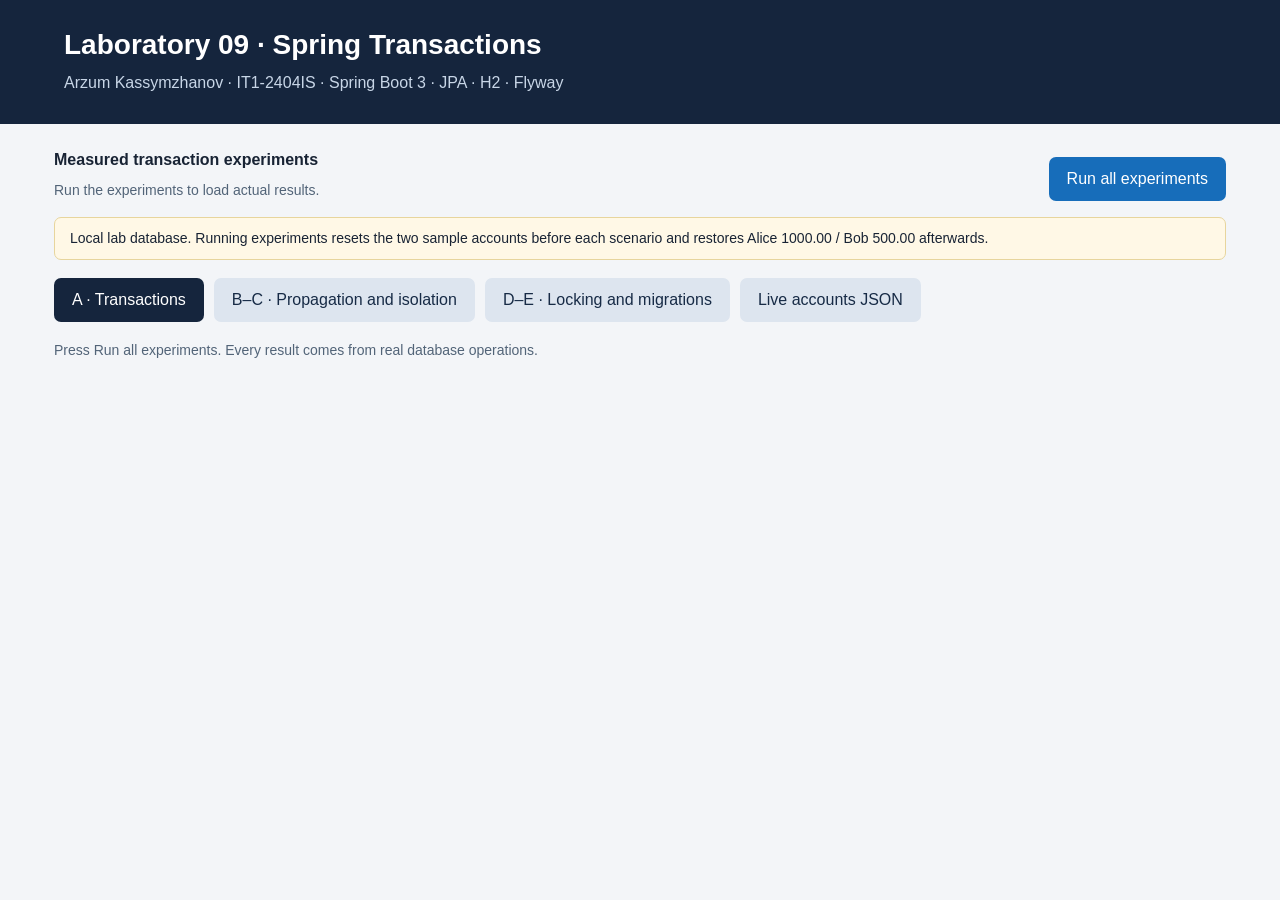
<file: lab09/src/main/resources/static/index.html>
<!doctype html>
<html lang="en"><head><meta charset="utf-8"><meta name="viewport" content="width=device-width,initial-scale=1"><title>Laboratory 09 — Spring Transactions</title>
<style>
*{box-sizing:border-box}body{margin:0;background:#f3f5f8;color:#182334;font:16px/1.5 Segoe UI,Arial,sans-serif}header{background:#15253d;color:white;padding:24px 5%}header p{color:#c8d6e7;margin:5px 0}h1{font-size:28px;margin:0}main{max-width:1220px;margin:auto;padding:24px}nav{display:flex;gap:10px;margin:18px 0;flex-wrap:wrap}button,a.tab{border:0;background:#dde5ef;color:#172b46;padding:10px 18px;border-radius:7px;font:inherit;cursor:pointer;text-decoration:none}button.primary{background:#176dba;color:white}a.active{background:#15253d;color:white}.top{display:flex;justify-content:space-between;gap:20px;align-items:center}.badge{background:#e5f3eb;color:#20613b;padding:5px 12px;border-radius:20px;font-size:13px}.grid{display:grid;grid-template-columns:1fr 1fr;gap:18px}article{background:white;border:1px solid #d7dfe9;border-radius:10px;padding:22px;margin-bottom:18px}article.wide{grid-column:1/-1}h2{font-size:21px;margin:0 0 12px}h3{font-size:16px;margin:18px 0 7px}p{margin:8px 0}table{border-collapse:collapse;width:100%;font-size:15px}th,td{text-align:left;border-bottom:1px solid #e1e6ed;padding:9px 12px}th{color:#526478;font-weight:600}code{background:#edf2f8;padding:2px 5px;border-radius:4px}pre{white-space:pre-wrap;word-break:break-word;background:#f1f5f9;border:1px solid #e0e7ef;border-radius:5px;padding:12px;font-size:14px;margin-bottom:0}.muted{color:#526478;font-size:14px}.status{font-weight:600;color:#21633a}.metric{font-size:25px;font-weight:600}.notice{background:#fff8e6;border:1px solid #e7d59d;border-radius:7px;padding:10px 15px;font-size:14px}.error{color:#9b2525}@media(max-width:800px){.grid{grid-template-columns:1fr}.top{display:block}}
</style></head><body>
<header><h1>Laboratory 09 · Spring Transactions</h1><p>Arzum Kassymzhanov · IT1-2404IS · Spring Boot 3 · JPA · H2 · Flyway</p></header>
<main><div class="top"><div><strong>Measured transaction experiments</strong><p class="muted" id="runtime">Run the experiments to load actual results.</p></div><button class="primary" id="run">Run all experiments</button></div>
<p class="notice">Local lab database. Running experiments resets the two sample accounts before each scenario and restores Alice 1000.00 / Bob 500.00 afterwards.</p>
<nav><a class="tab" href="?view=transactions">A · Transactions</a><a class="tab" href="?view=concurrency">B–C · Propagation and isolation</a><a class="tab" href="?view=versioning">D–E · Locking and migrations</a><a class="tab" href="/api/lab09/accounts" target="_blank">Live accounts JSON</a></nav>
<div id="message" class="muted">Press Run all experiments. Every result comes from real database operations.</div><div id="content"></div>
</main><script>
const view=new URLSearchParams(location.search).get('view')||'transactions';
document.querySelectorAll('a.tab').forEach(a=>{if(a.getAttribute('href')==='?view='+view)a.classList.add('active')});
function table(rows){return `<table><tr><th>Owner</th><th>Balance</th><th>Version</th><th>Status</th></tr>${rows.map(r=>`<tr><td>${r.OWNER_NAME}</td><td>${Number(r.BALANCE).toFixed(2)}</td><td>${r.VERSION}</td><td>${r.STATUS}</td></tr>`).join('')}</table>`}
function render(r){
document.getElementById('runtime').textContent=`Spring Boot ${r.runtime.springBoot} · Java ${r.runtime.java} · H2 ${r.runtime.database}`;
document.getElementById('message').textContent='Experiments completed successfully. Values below were returned by the running Spring application.';
let html='';
if(view==='transactions')html=`<div class="grid"><article><h2>Successful transfer</h2><p><span class="badge">COMMITTED</span> Alice → Bob · 100.00</p>${table(r.transfer.after)}<p class="status">Total balance preserved: 1500.00</p></article><article><h2>Unchecked failure after debit</h2><p><span class="badge">ROLLED BACK</span> SQL was flushed before failure</p>${table(r.rollback.after)}<p class="muted">${r.rollback.exception}</p></article><article><h2>Insufficient funds</h2><p>Attempted amount: 1001.00</p>${table(r.insufficientFunds.after)}<p class="status">Neither account changed</p></article><article><h2>Checked exception behavior</h2><table><tr><th>Rule</th><th>Alice after debit and exception</th></tr><tr><td>Default @Transactional</td><td>${r.checkedDefault[0].BALANCE.toFixed(2)} · committed</td></tr><tr><td>rollbackFor checked exception</td><td>${r.checkedRollbackFor[0].BALANCE.toFixed(2)} · rolled back</td></tr></table><p class="muted">These deliberately failing methods demonstrate rollback rules.</p></article></div>`;
if(view==='concurrency')html=`<div class="grid"><article><h2>REQUIRED</h2><p>Outer transaction debits 10.00, calls the audit bean, then fails.</p><p class="metric">Audit rows: ${r.required.auditCount}</p><p class="status">Alice: ${r.required.accounts[0].BALANCE.toFixed(2)} · outer rolled back</p><p class="muted">The inner audit joins the same physical transaction.</p></article><article><h2>REQUIRES_NEW</h2><p>The audit commits independently before the outer method fails.</p><p class="metric">Audit rows: ${r.requiresNew.auditCount}</p><p class="status">Alice: ${r.requiresNew.accounts[0].BALANCE.toFixed(2)} · outer rolled back</p><p class="muted">AuditService is a separate Spring bean, so proxy interception applies.</p></article><article class="wide"><h2>Isolation with two independent H2 connections</h2><p>Reader reads Alice. Writer adds 50.00 and commits. Reader reads again in the same transaction.</p><table><tr><th>Isolation</th><th>First read</th><th>Second read</th><th>Writer committed value</th></tr>${[r.readCommitted,r.repeatableRead].map(x=>`<tr><td>${x.isolation}</td><td>${x.firstRead.toFixed(2)}</td><td>${x.secondRead.toFixed(2)}</td><td>${x.writerCommitted.toFixed(2)}</td></tr>`).join('')}</table><p class="muted">Database: H2 ${r.readCommitted.database}. Direct SQL bypasses the JPA entity cache. These observations are specific to this database.</p></article></div>`;
if(view==='versioning')html=`<div class="grid"><article><h2>Optimistic locking with @Version</h2><p>Two persistence contexts load version ${r.optimisticLock.loadedVersion}. The first credits 10.00 and commits. The second tries to credit 20.00 using its stale copy.</p><table><tr><th>Observation</th><th>Value</th></tr><tr><td>Committed version</td><td>${r.optimisticLock.committedVersion}</td></tr><tr><td>Final Alice balance</td><td>${r.optimisticLock.finalBalance.toFixed(2)}</td></tr><tr><td>Exception</td><td>${r.optimisticLock.conflict}</td></tr></table><p class="status">Stale update rejected · first update preserved</p></article><article><h2>Migration lifecycle</h2><table><tr><th>Stage</th><th>Migrations executed</th></tr><tr><td>Empty database, target V2</td><td>${r.migrations.emptyDatabaseApplied}</td></tr><tr><td>New Flyway instance, target V2</td><td>${r.migrations.restartApplied}</td></tr><tr><td>Upgrade to V4</td><td>${r.migrations.upgradeApplied}</td></tr></table><p class="status">Owner index exists: ${r.migrations.indexPresent}</p><p class="muted">Fresh Flyway instances use the same database and schema history.</p></article><article class="wide"><h2>flyway_schema_history</h2><table><tr><th>Version</th><th>Script</th><th>State</th></tr>${r.migrations.history.map(m=>`<tr><td>${m.version}</td><td>${m.script}</td><td>${m.state}</td></tr>`).join('')}</table><p class="muted">DDL is managed by Flyway. Hibernate uses ddl-auto=validate.</p></article></div>`;
document.getElementById('content').innerHTML=html;
}
try{const old=sessionStorage.getItem('lab09');if(old)render(JSON.parse(old))}catch(e){}
document.getElementById('run').onclick=async()=>{const b=document.getElementById('run');b.disabled=true;document.getElementById('message').textContent='Running real transaction and migration experiments…';try{const response=await fetch('/api/lab09/experiments',{method:'POST'});if(!response.ok)throw new Error(await response.text());const r=await response.json();sessionStorage.setItem('lab09',JSON.stringify(r));render(r)}catch(e){document.getElementById('message').textContent=e.message;document.getElementById('message').className='error'}finally{b.disabled=false}};
</script></body></html>
</file>
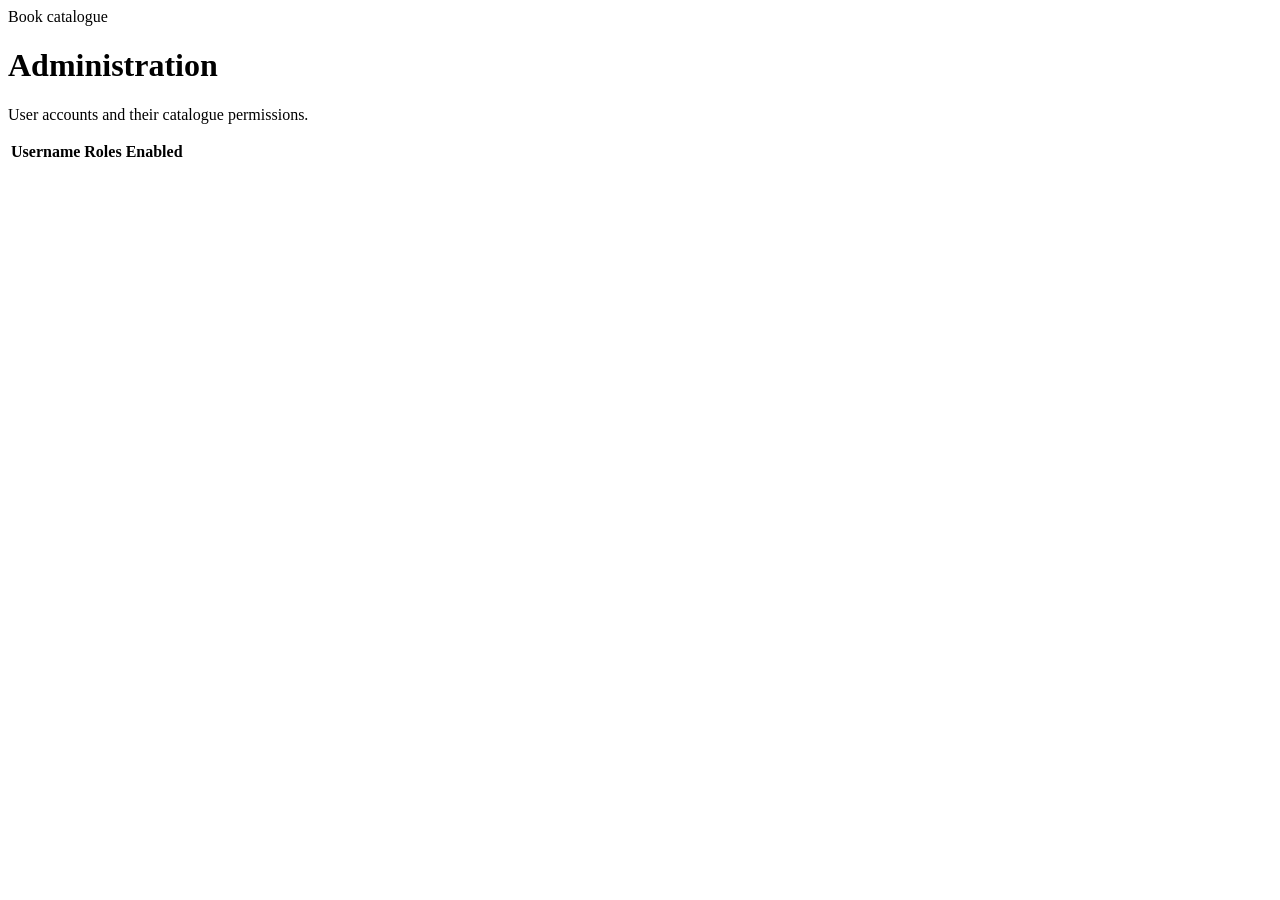
<file: src/main/resources/templates/admin/index.html>
<!DOCTYPE html>
<html lang="en" xmlns:th="http://www.thymeleaf.org" xmlns:sec="http://www.thymeleaf.org/extras/spring-security">
<head>
    <meta charset="UTF-8">
    <meta name="viewport" content="width=device-width, initial-scale=1">
    <title>Administration</title>
    <link rel="stylesheet" th:href="@{/css/app.css}">
</head>
<body><main class="container">
    <header>
        <a class="brand" th:href="@{/books}">Book catalogue</a>
        <div th:replace="~{fragments/session :: account}"></div>
    </header>
    <h1>Administration</h1>
    <p class="intro">User accounts and their catalogue permissions.</p>
    <div class="panel table-panel">
        <table>
            <thead><tr><th>Username</th><th>Roles</th><th>Enabled</th></tr></thead>
            <tbody>
            <tr th:each="user : ${users}">
                <td th:text="${user.username}"></td>
                <td th:text="${#strings.listJoin(user.roles, ', ')}"></td>
                <td th:text="${user.enabled ? 'Yes' : 'No'}"></td>
            </tr>
            </tbody>
        </table>
    </div>
</main></body>
</html>
</file>
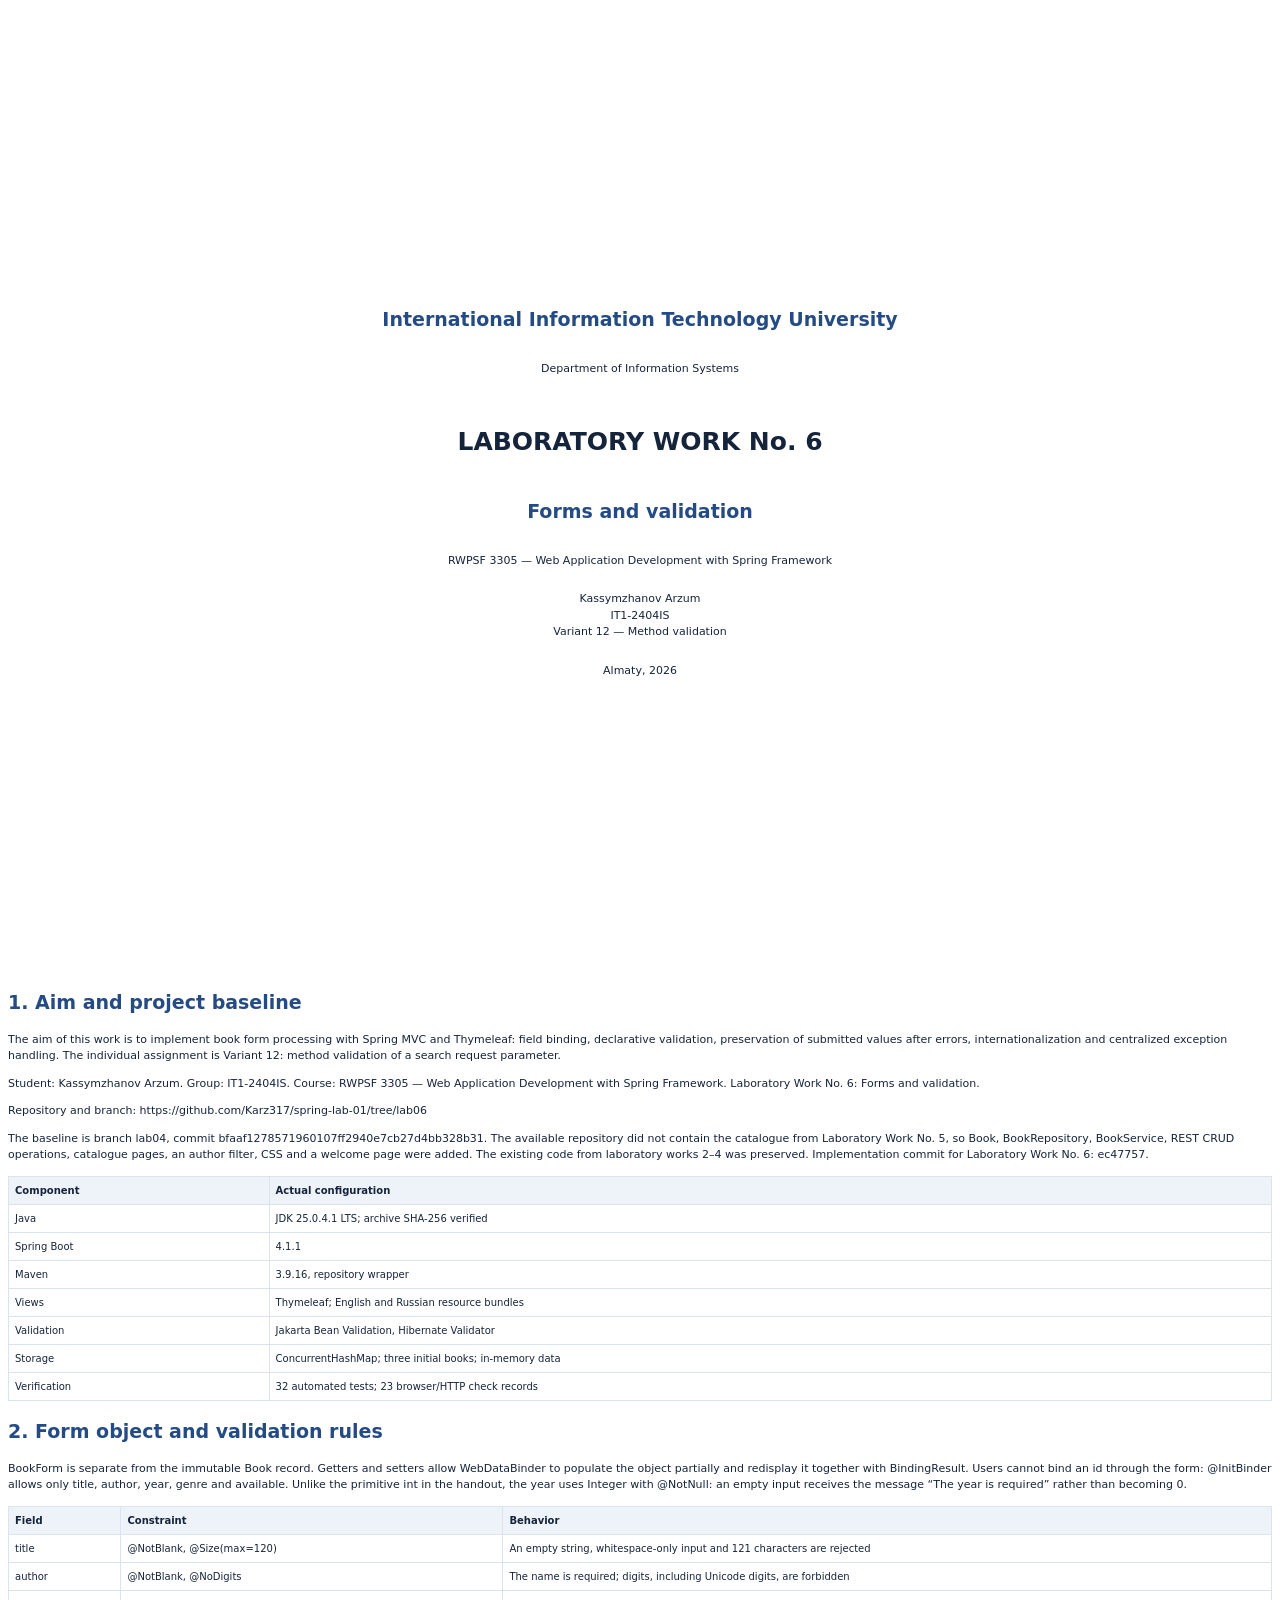
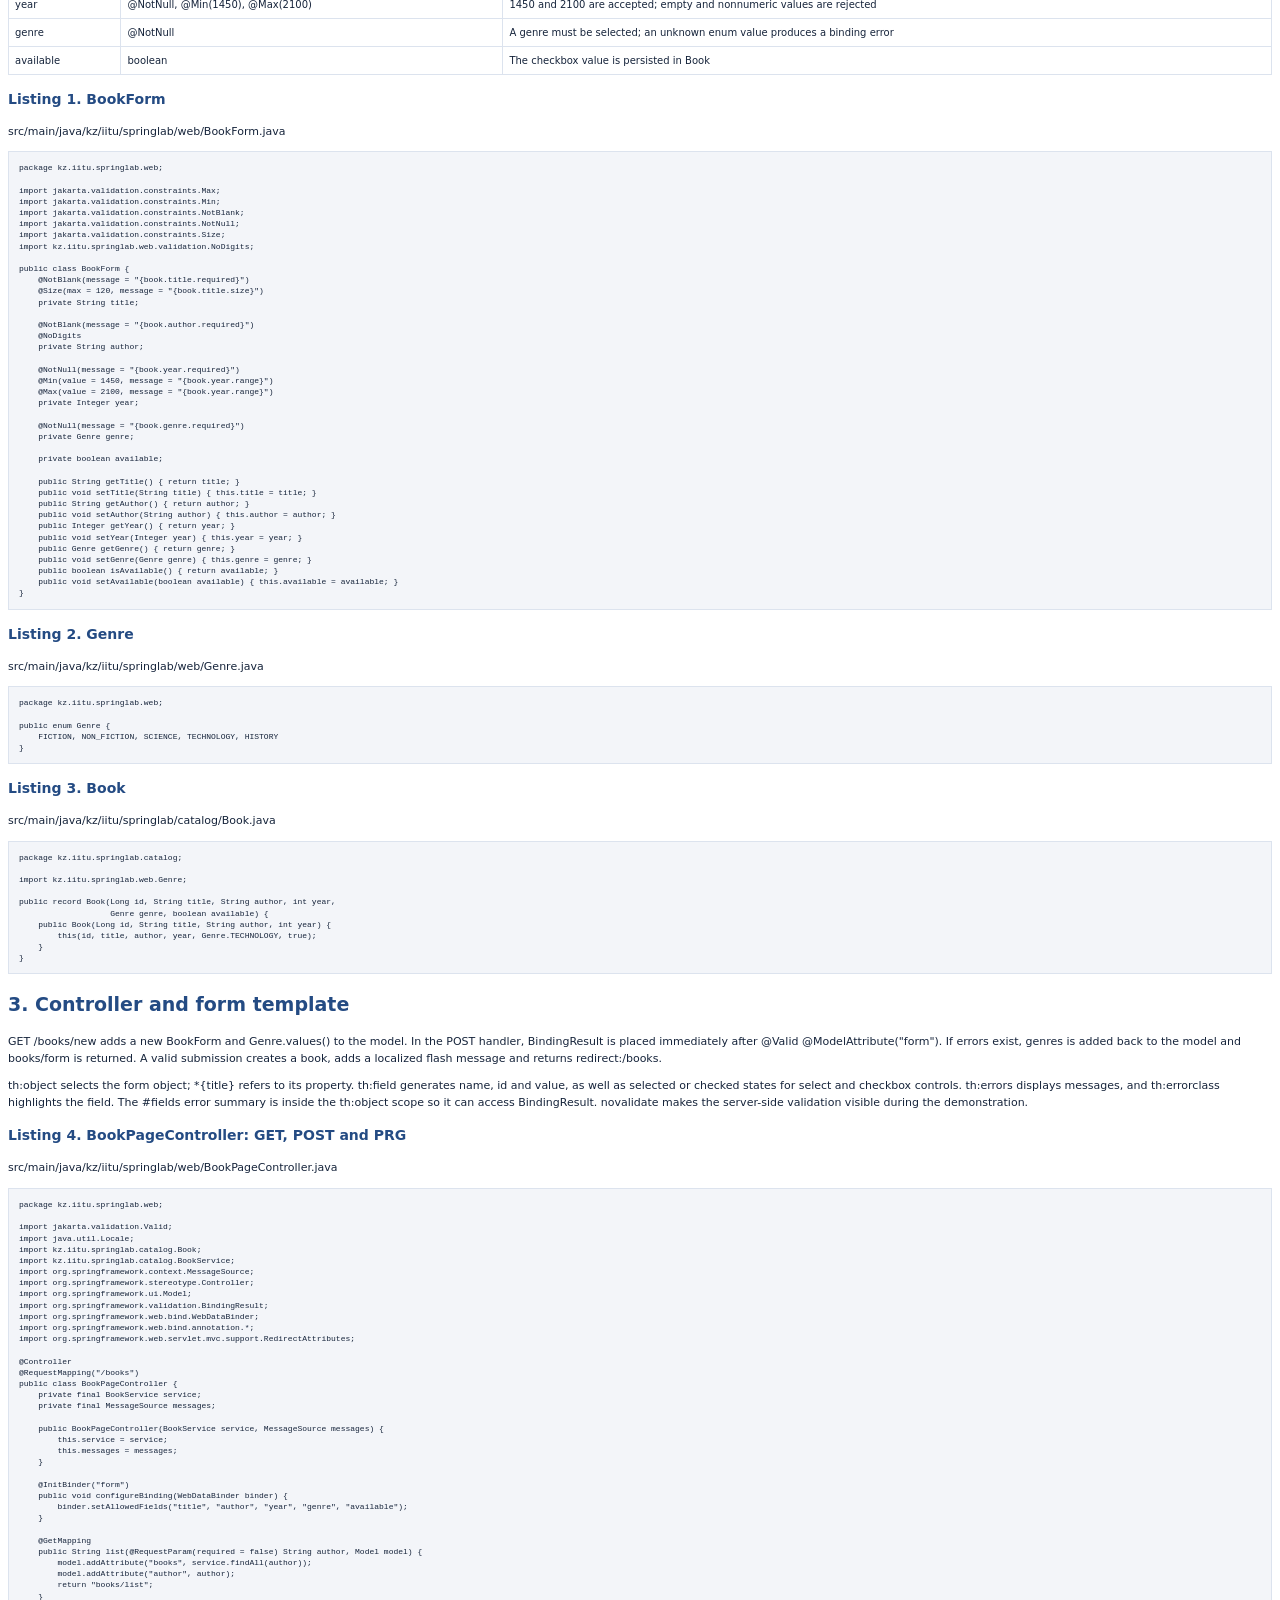
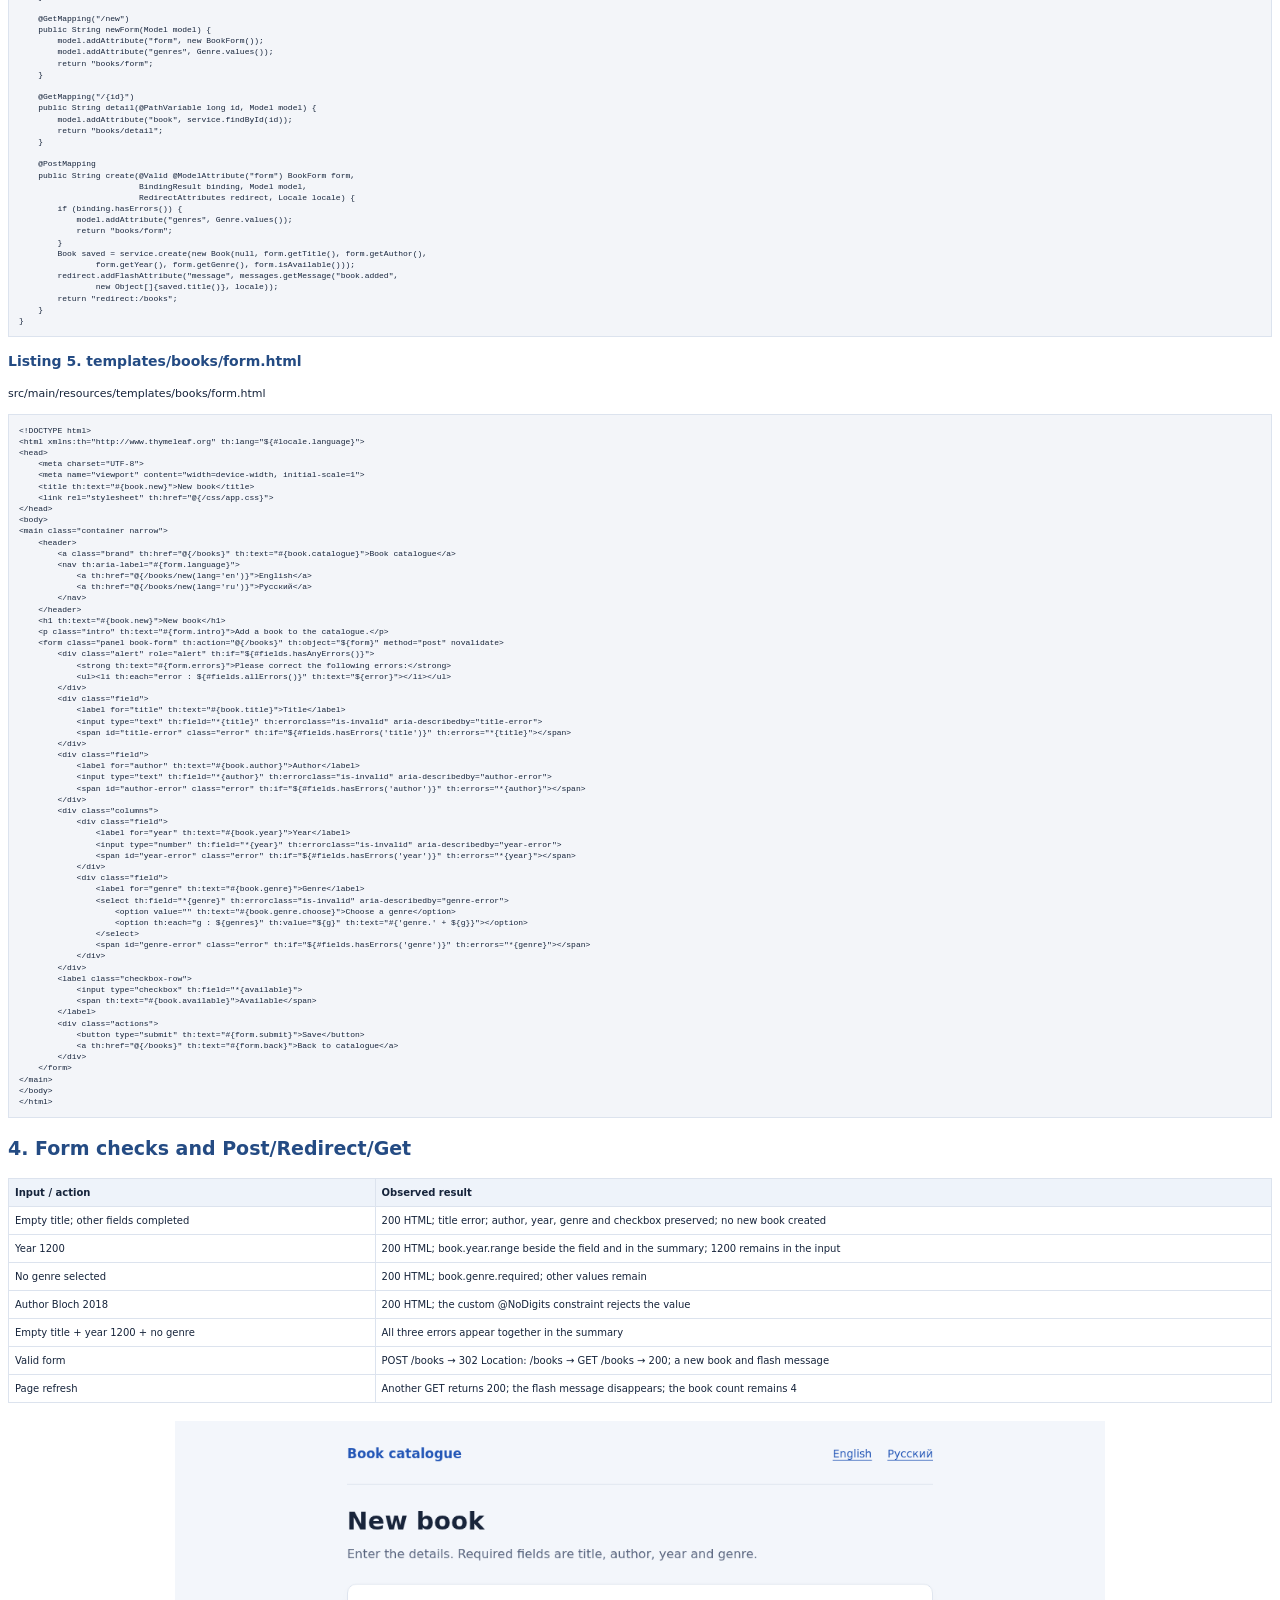
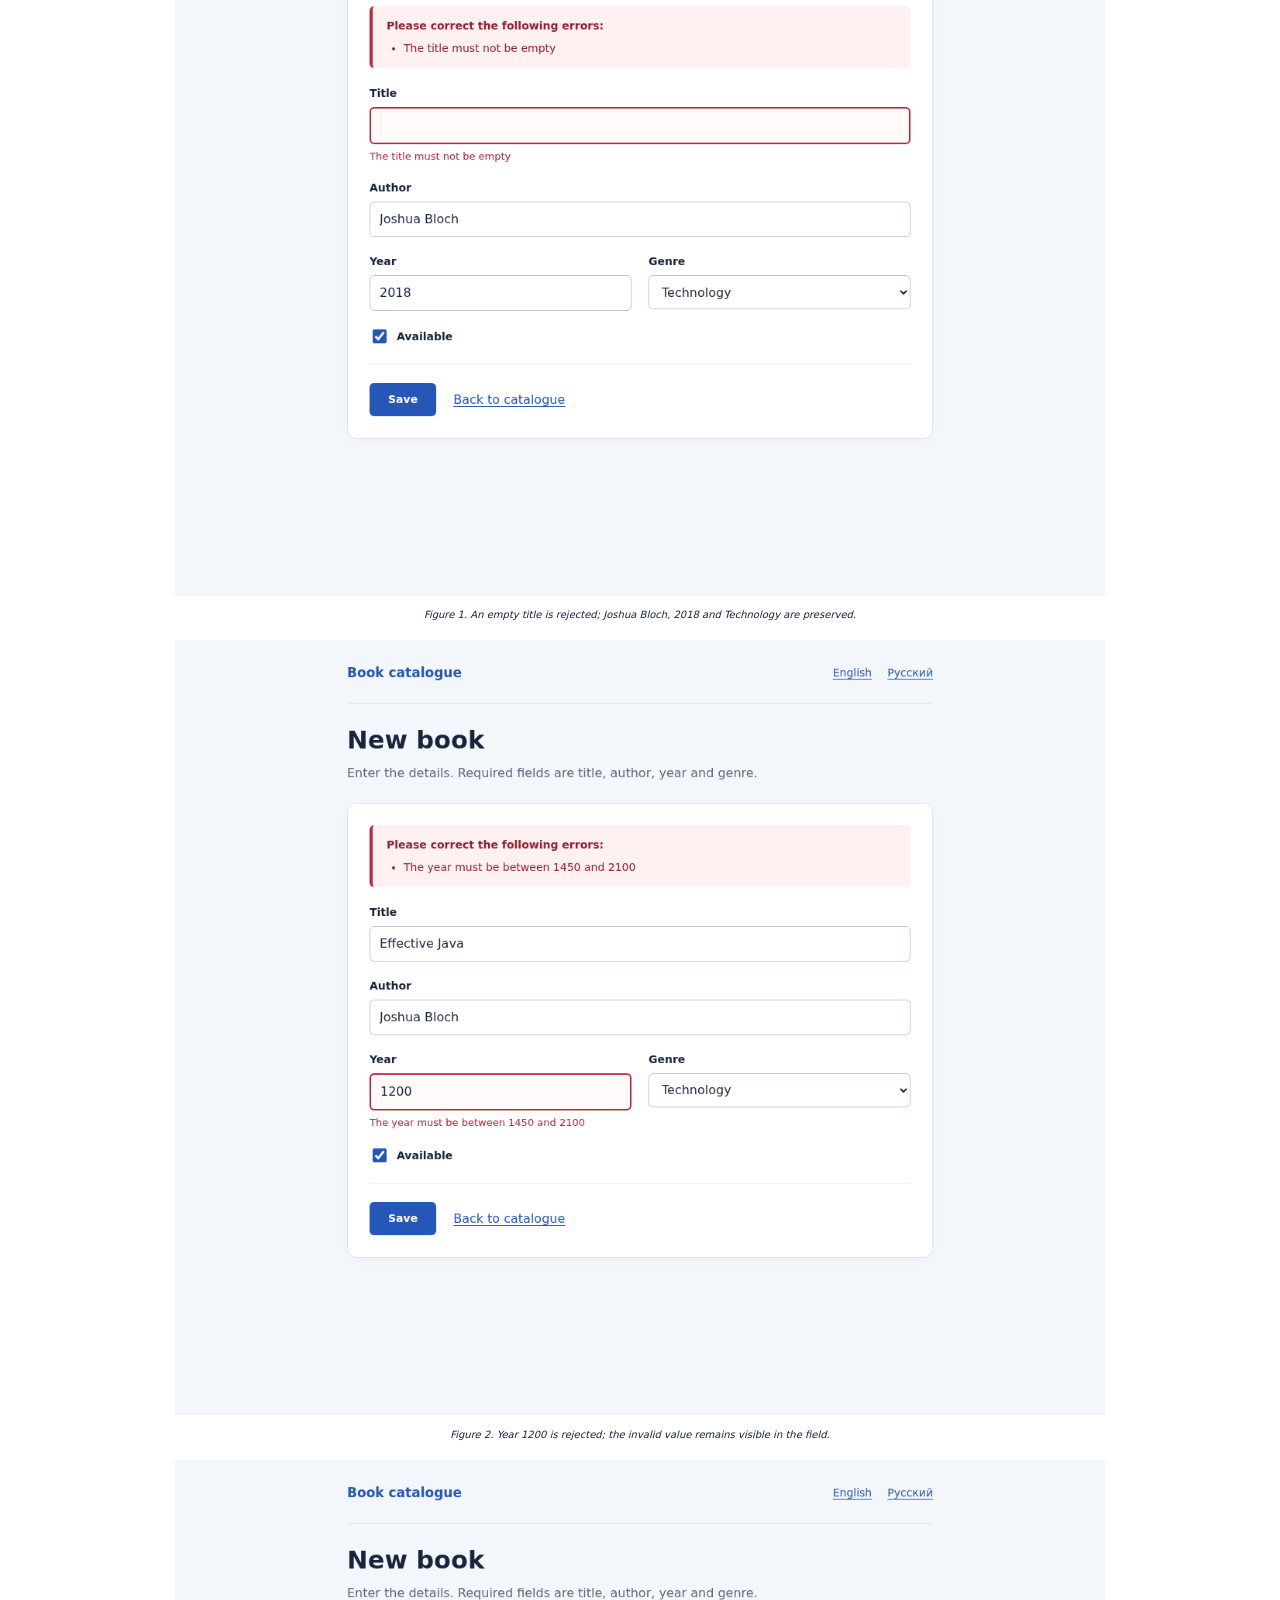
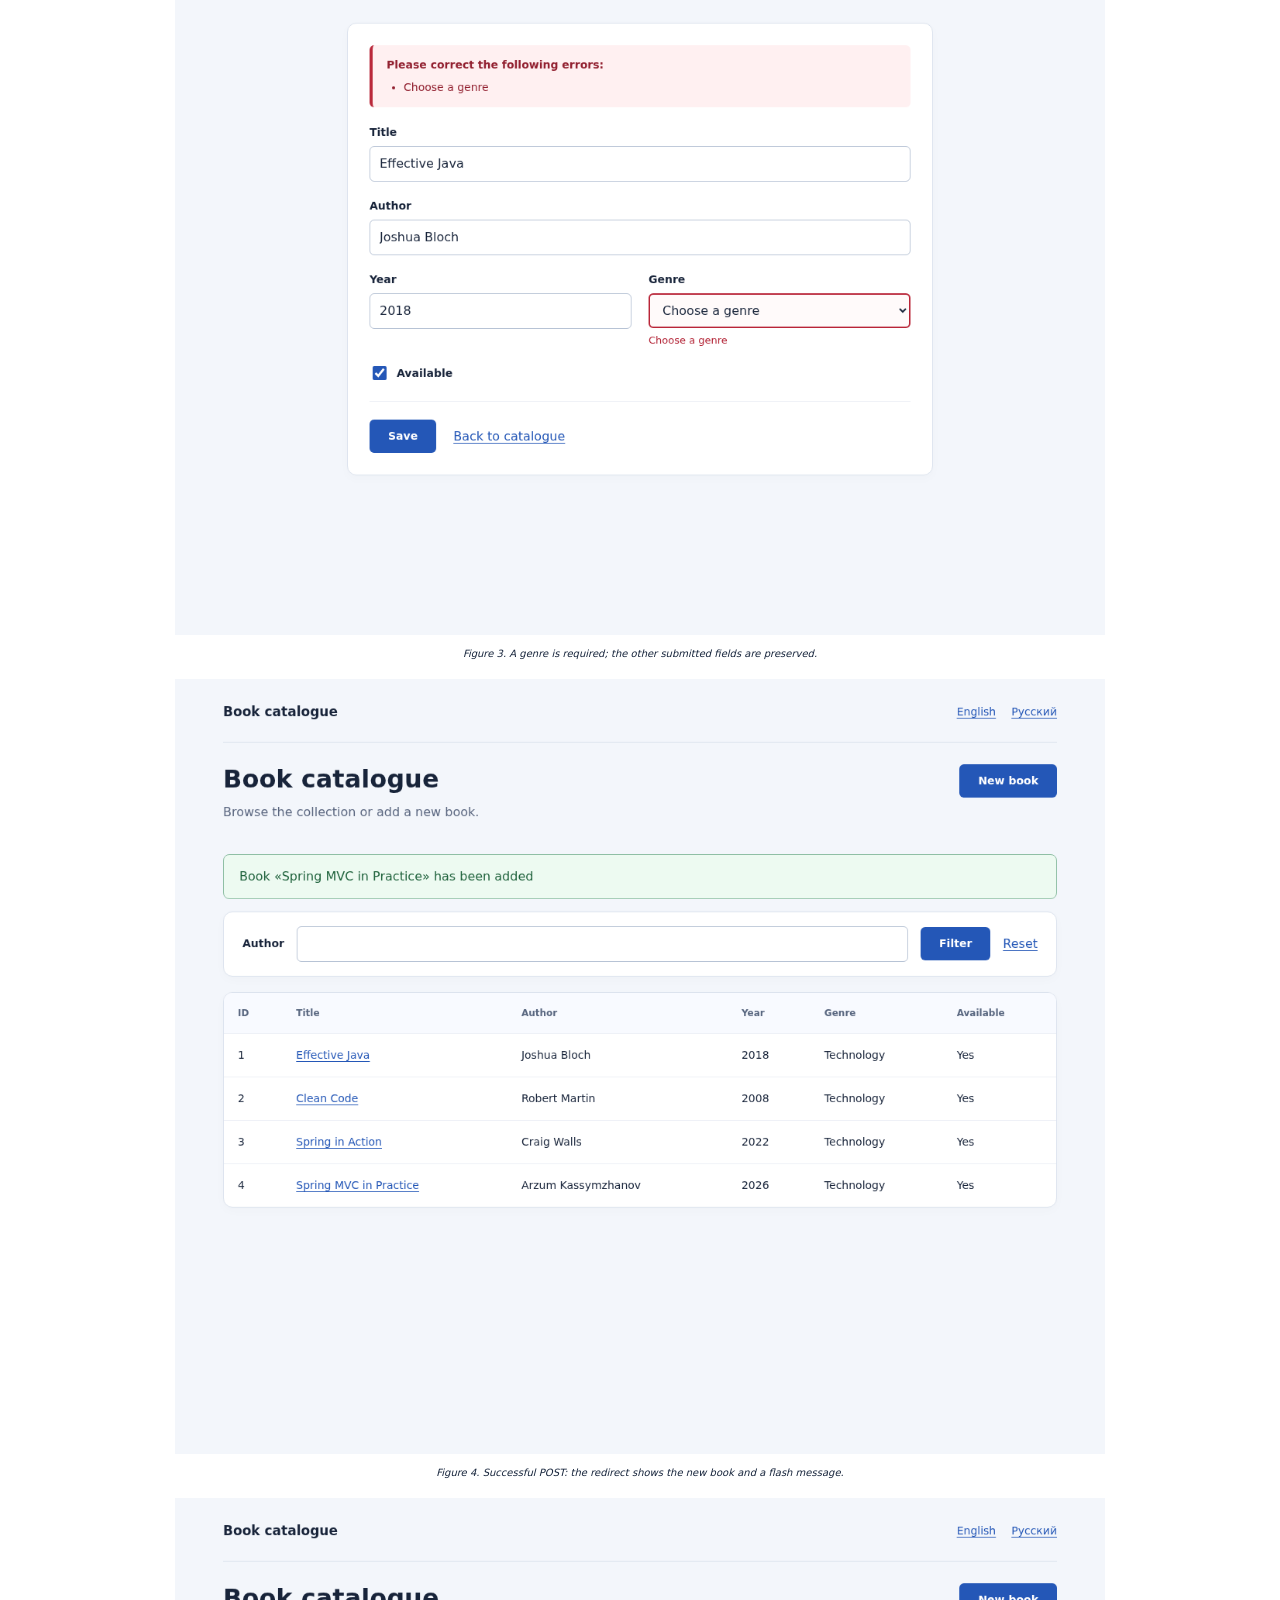
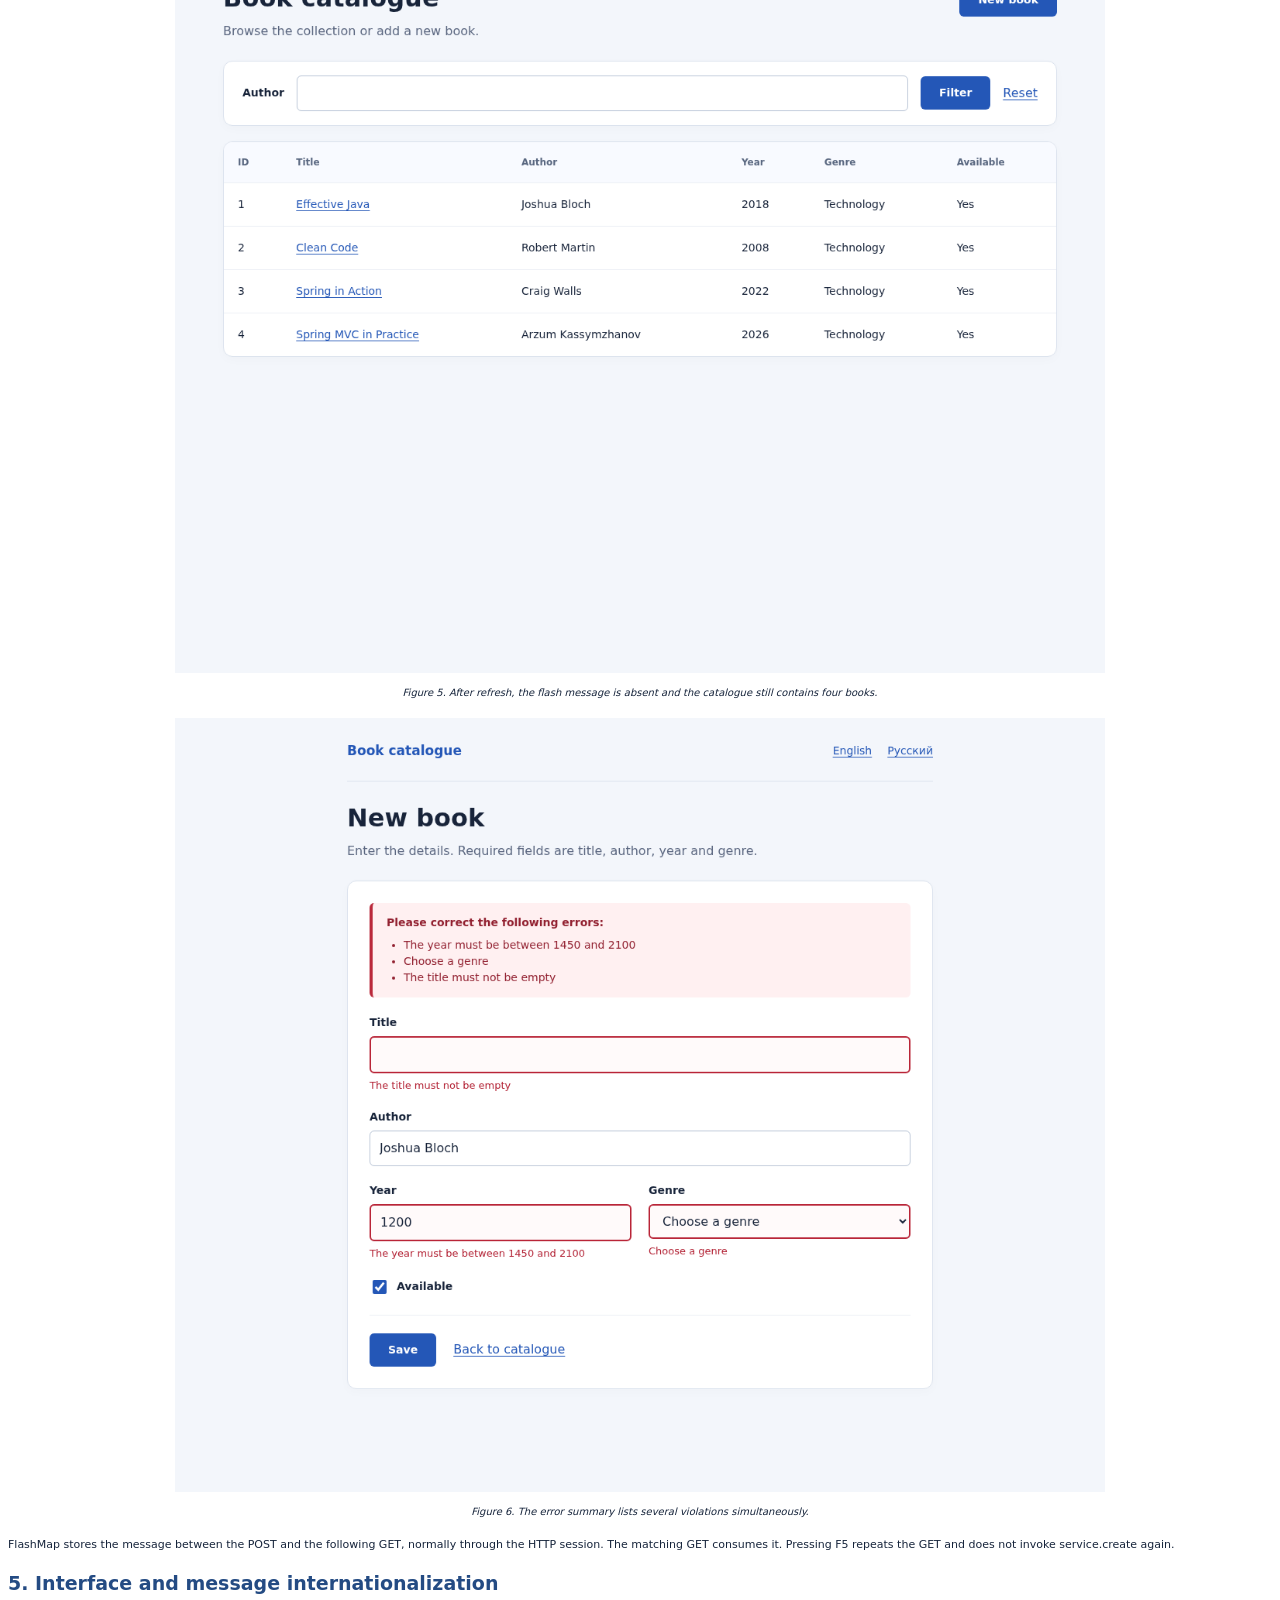
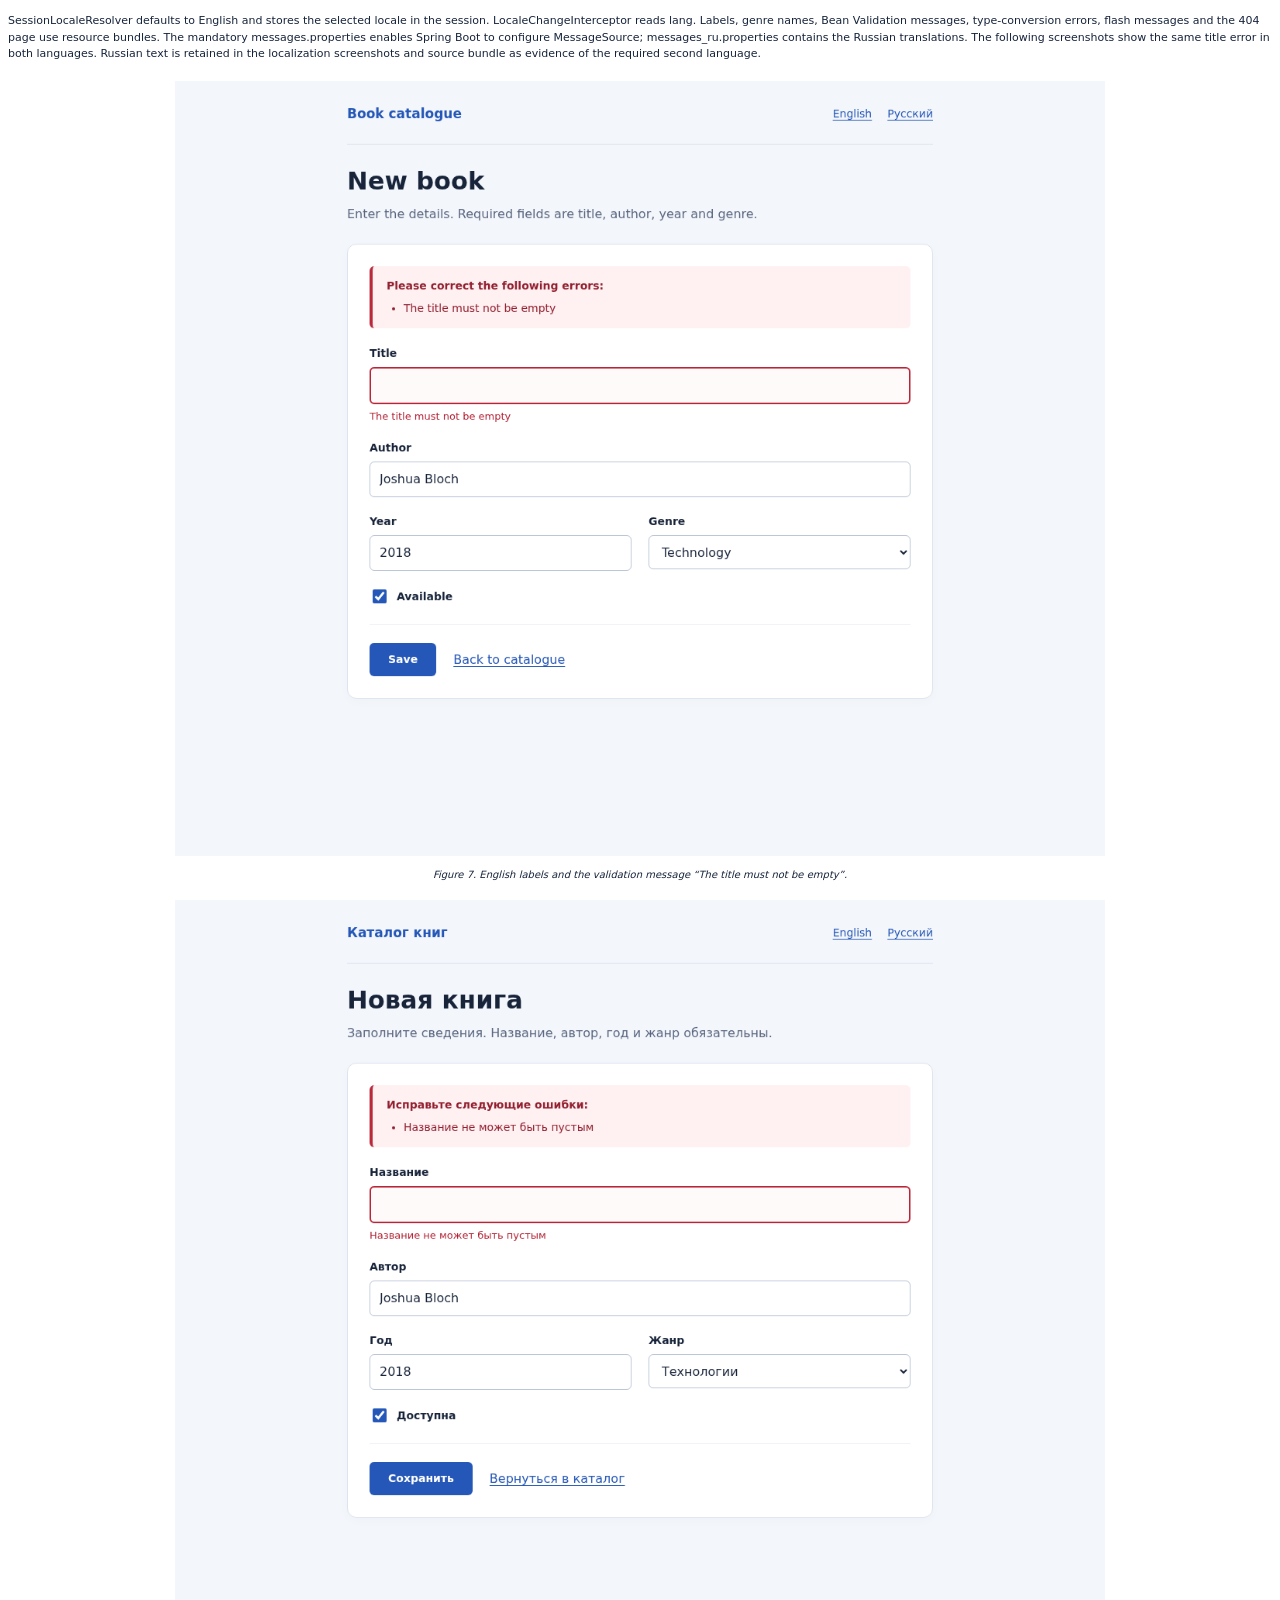
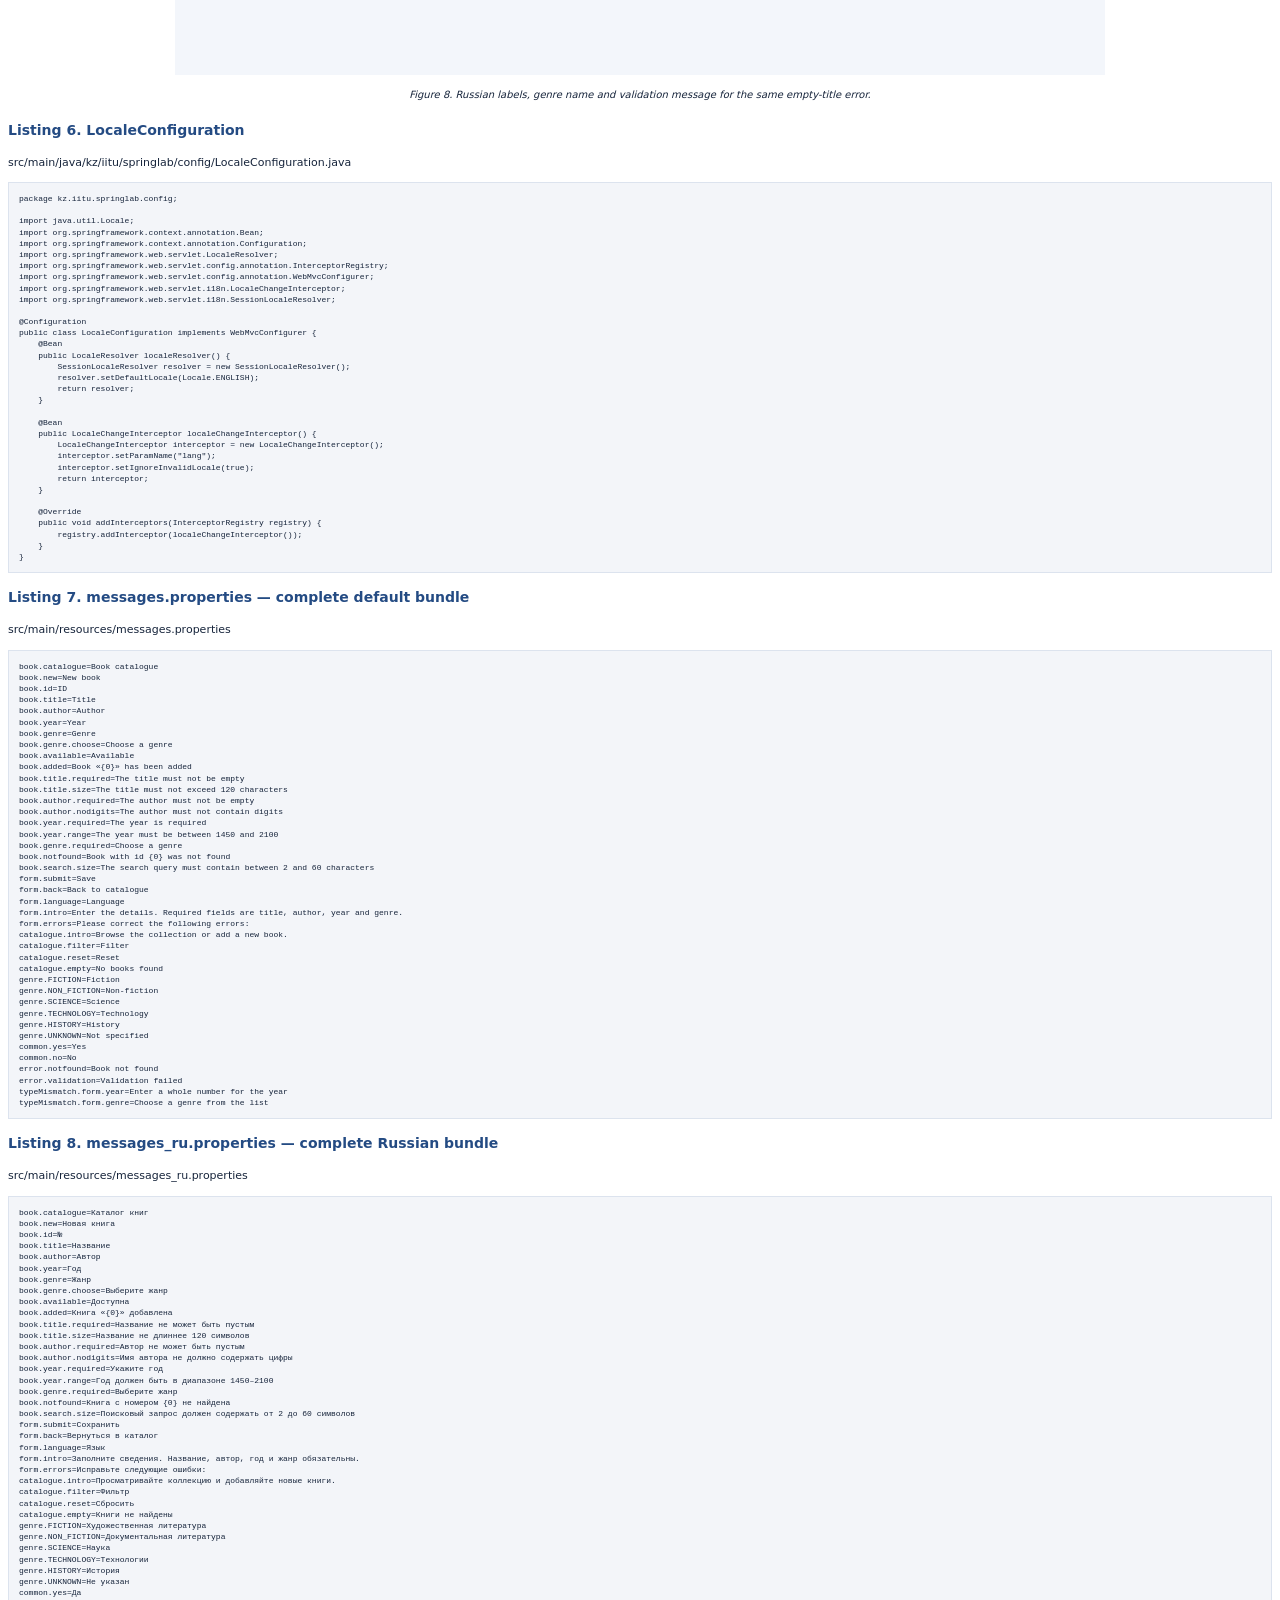
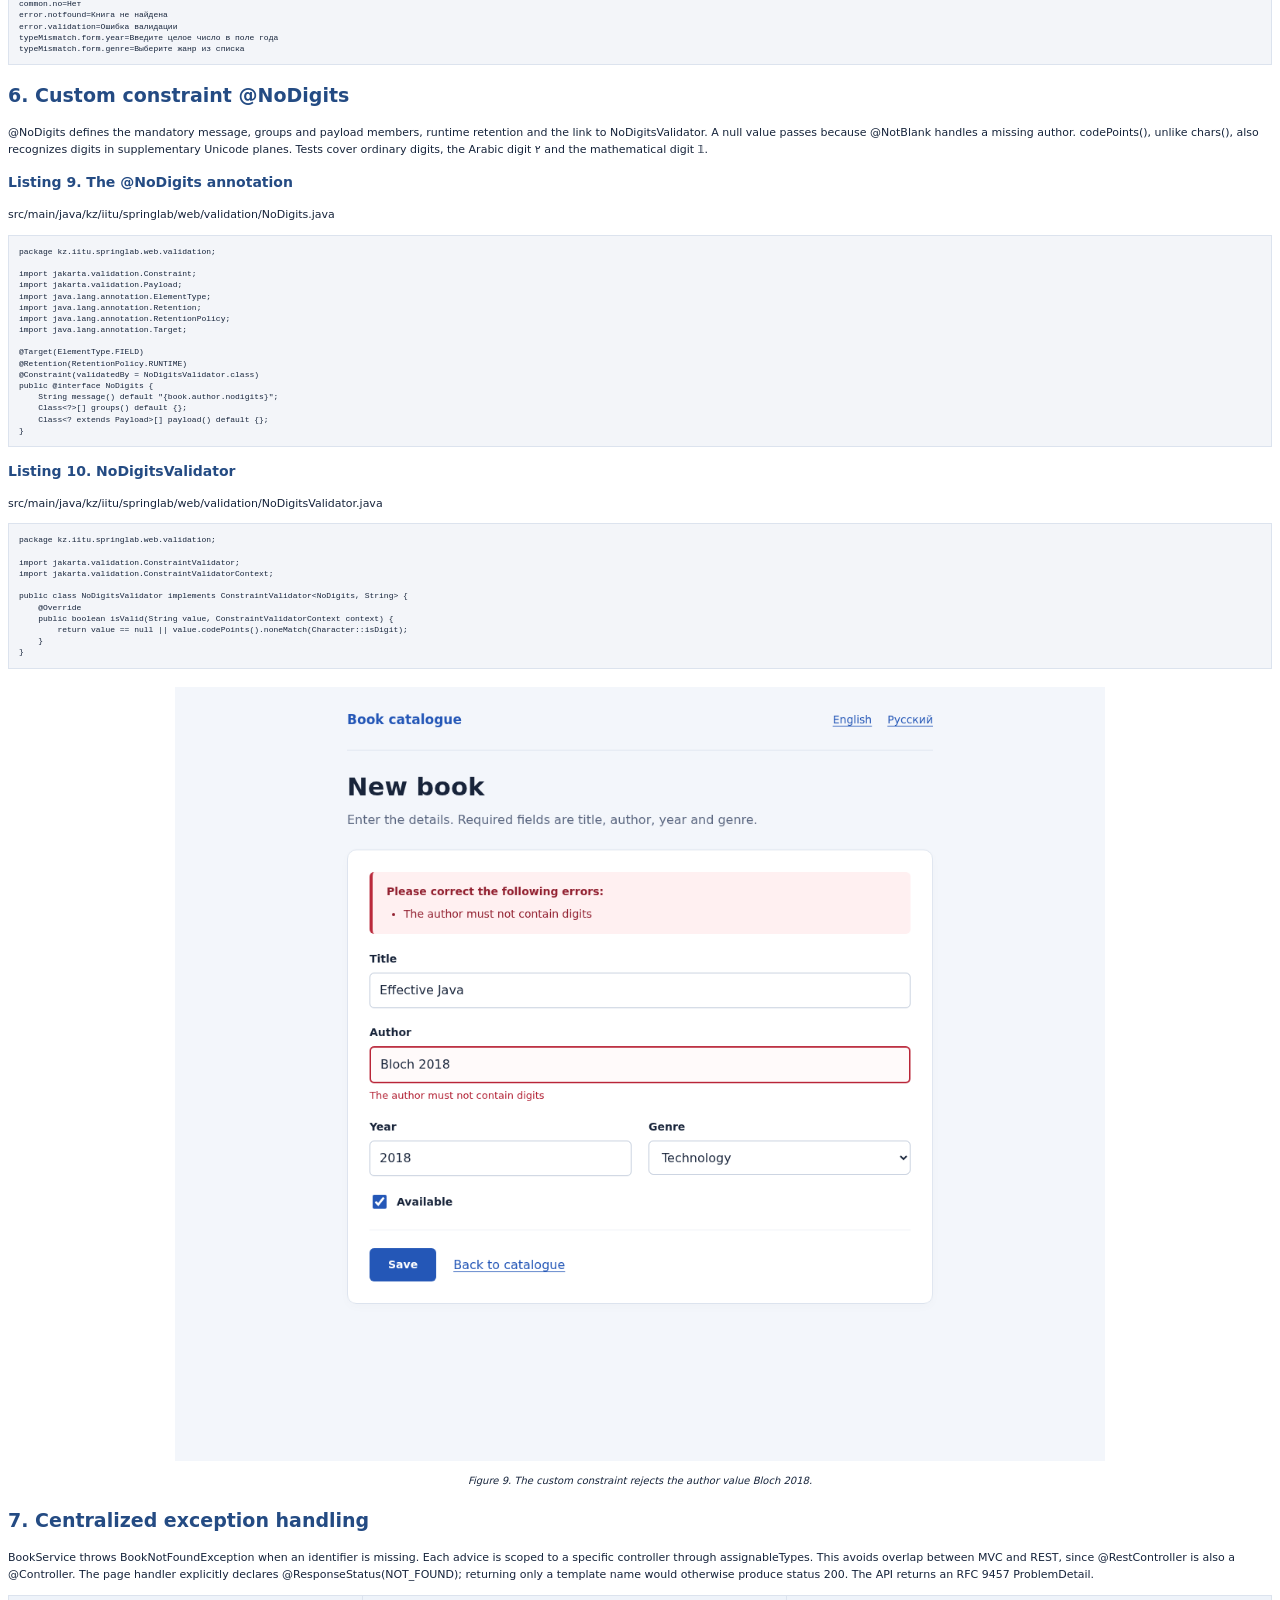
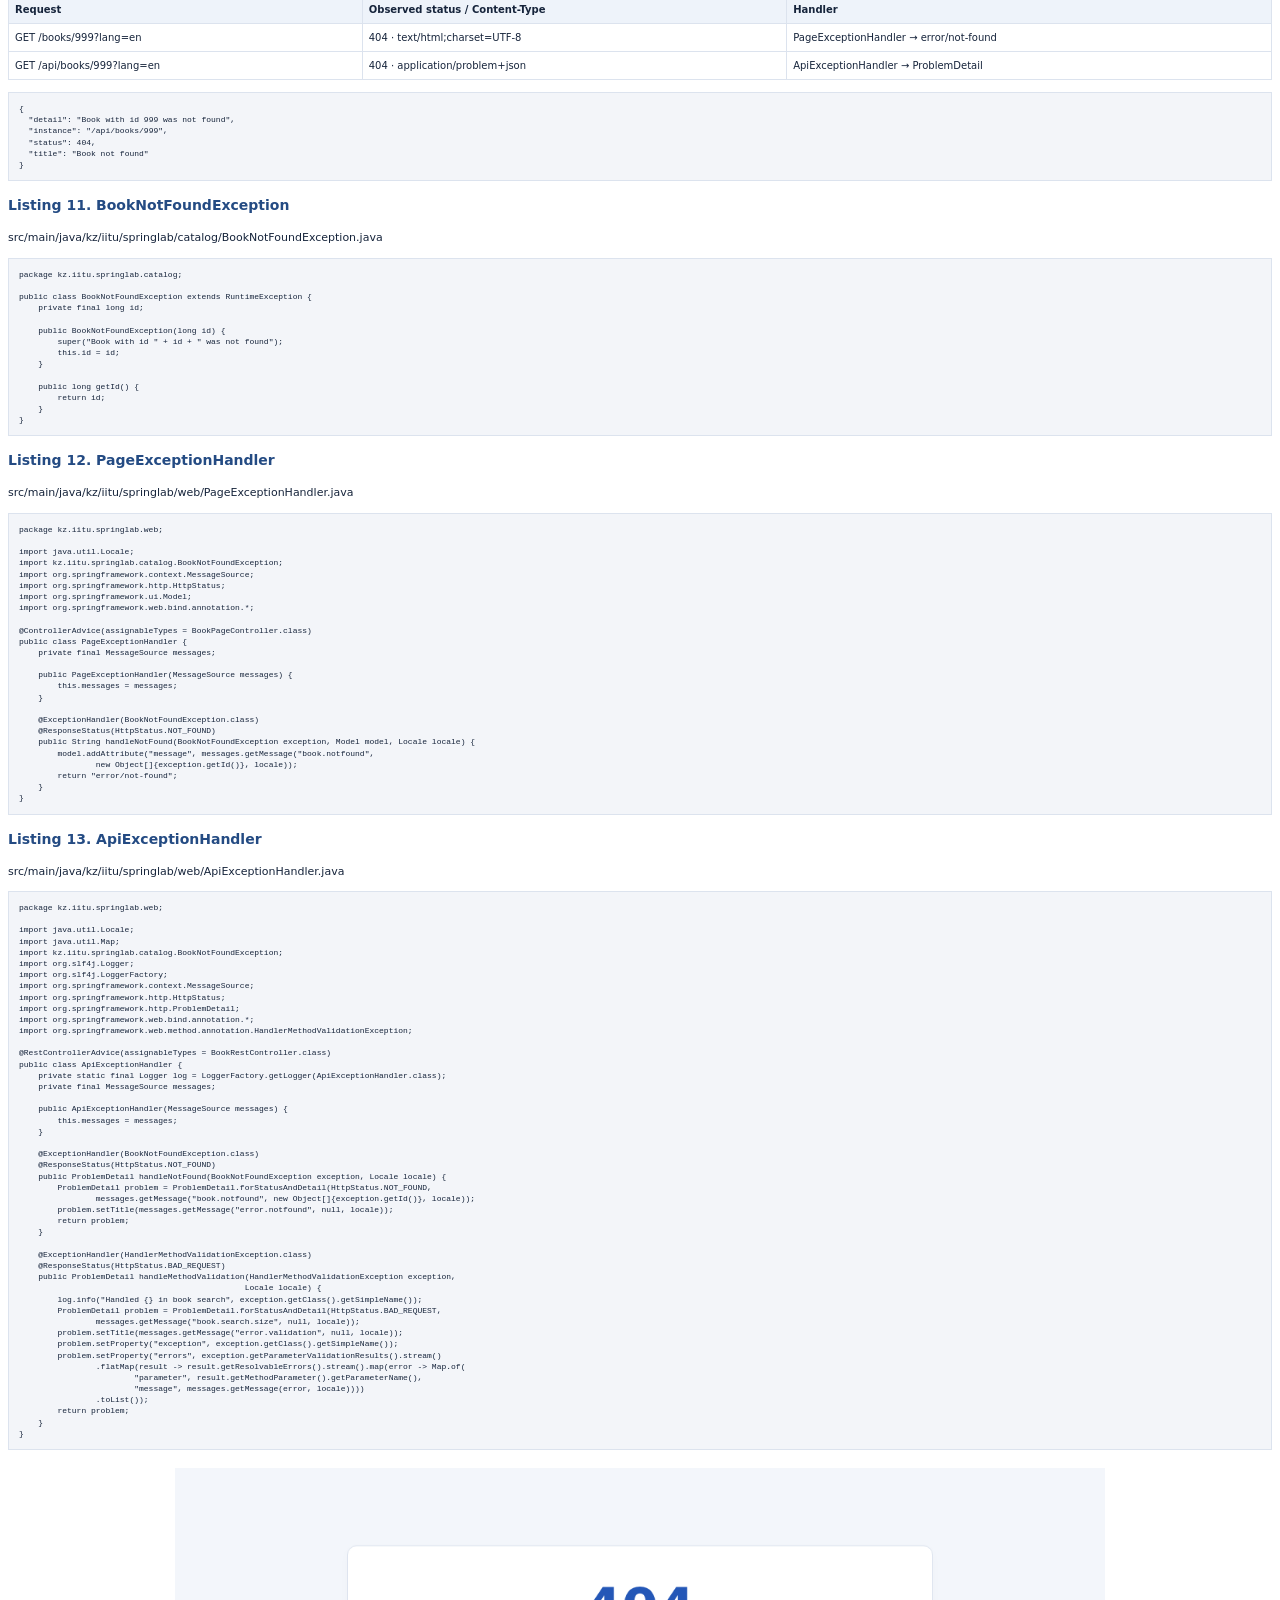
<file: docs/report.html>
<!doctype html><html lang="en"><head><meta charset="utf-8"><title>Lab06 — Kassymzhanov Arzum</title><style>@page {size:A4;margin:17mm 18mm;}body{font:11px/1.5 "DejaVu Sans",Arial;color:#16243b;}h1{font-size:25px;}h2{font-size:19px;color:#244b83;break-after:avoid;}h3{font-size:14px;color:#244b83;break-after:avoid;}p{overflow-wrap:anywhere;}pre{font:8px/1.4 "DejaVu Sans Mono",monospace;white-space:pre-wrap;overflow-wrap:anywhere;background:#f3f5f9;border:1px solid #dce3ee;padding:10px;}table{border-collapse:collapse;width:100%;font-size:10px;margin:12px 0;}th,td{border:1px solid #dce3ee;padding:6px;text-align:left;}th{background:#eef3fa;}tr{break-inside:avoid;}figure{margin:18px 0;break-inside:avoid;text-align:center;}img{max-width:100%;max-height:205mm;object-fit:contain;}figcaption{font-size:10px;font-style:italic;margin-top:6px;}.cover{height:255mm;display:flex;flex-direction:column;align-items:center;justify-content:center;text-align:center;break-after:page;}.cover h1{margin-top:35px;}</style></head><body><section class="cover"><h2>International Information Technology University</h2><p>Department of Information Systems</p><h1>LABORATORY WORK No. 6</h1><h2>Forms and validation</h2><p>RWPSF 3305 — Web Application Development with Spring Framework</p><p>Kassymzhanov Arzum<br>IT1-2404IS<br>Variant 12 — Method validation</p><p>Almaty, 2026</p></section><h2>1. Aim and project baseline</h2><p>The aim of this work is to implement book form processing with Spring MVC and Thymeleaf: field binding, declarative validation, preservation of submitted values after errors, internationalization and centralized exception handling. The individual assignment is Variant 12: method validation of a search request parameter.</p><p>Student: Kassymzhanov Arzum. Group: IT1-2404IS. Course: RWPSF 3305 — Web Application Development with Spring Framework. Laboratory Work No. 6: Forms and validation.</p><p>Repository and branch: https://github.com/Karz317/spring-lab-01/tree/lab06</p><p>The baseline is branch lab04, commit bfaaf1278571960107ff2940e7cb27d4bb328b31. The available repository did not contain the catalogue from Laboratory Work No. 5, so Book, BookRepository, BookService, REST CRUD operations, catalogue pages, an author filter, CSS and a welcome page were added. The existing code from laboratory works 2–4 was preserved. Implementation commit for Laboratory Work No. 6: ec47757.</p><table><tr><th>Component</th><th>Actual configuration</th></tr><tr><td>Java</td><td>JDK 25.0.4.1 LTS; archive SHA-256 verified</td></tr><tr><td>Spring Boot</td><td>4.1.1</td></tr><tr><td>Maven</td><td>3.9.16, repository wrapper</td></tr><tr><td>Views</td><td>Thymeleaf; English and Russian resource bundles</td></tr><tr><td>Validation</td><td>Jakarta Bean Validation, Hibernate Validator</td></tr><tr><td>Storage</td><td>ConcurrentHashMap; three initial books; in-memory data</td></tr><tr><td>Verification</td><td>32 automated tests; 23 browser/HTTP check records</td></tr></table><h2>2. Form object and validation rules</h2><p>BookForm is separate from the immutable Book record. Getters and setters allow WebDataBinder to populate the object partially and redisplay it together with BindingResult. Users cannot bind an id through the form: @InitBinder allows only title, author, year, genre and available. Unlike the primitive int in the handout, the year uses Integer with @NotNull: an empty input receives the message “The year is required” rather than becoming 0.</p><table><tr><th>Field</th><th>Constraint</th><th>Behavior</th></tr><tr><td>title</td><td>@NotBlank, @Size(max=120)</td><td>An empty string, whitespace-only input and 121 characters are rejected</td></tr><tr><td>author</td><td>@NotBlank, @NoDigits</td><td>The name is required; digits, including Unicode digits, are forbidden</td></tr><tr><td>year</td><td>@NotNull, @Min(1450), @Max(2100)</td><td>1450 and 2100 are accepted; empty and nonnumeric values are rejected</td></tr><tr><td>genre</td><td>@NotNull</td><td>A genre must be selected; an unknown enum value produces a binding error</td></tr><tr><td>available</td><td>boolean</td><td>The checkbox value is persisted in Book</td></tr></table><h3>Listing 1. BookForm</h3><p>src/main/java/kz/iitu/springlab/web/BookForm.java</p><pre><code>package kz.iitu.springlab.web;

import jakarta.validation.constraints.Max;
import jakarta.validation.constraints.Min;
import jakarta.validation.constraints.NotBlank;
import jakarta.validation.constraints.NotNull;
import jakarta.validation.constraints.Size;
import kz.iitu.springlab.web.validation.NoDigits;

public class BookForm {
    @NotBlank(message = &quot;{book.title.required}&quot;)
    @Size(max = 120, message = &quot;{book.title.size}&quot;)
    private String title;

    @NotBlank(message = &quot;{book.author.required}&quot;)
    @NoDigits
    private String author;

    @NotNull(message = &quot;{book.year.required}&quot;)
    @Min(value = 1450, message = &quot;{book.year.range}&quot;)
    @Max(value = 2100, message = &quot;{book.year.range}&quot;)
    private Integer year;

    @NotNull(message = &quot;{book.genre.required}&quot;)
    private Genre genre;

    private boolean available;

    public String getTitle() { return title; }
    public void setTitle(String title) { this.title = title; }
    public String getAuthor() { return author; }
    public void setAuthor(String author) { this.author = author; }
    public Integer getYear() { return year; }
    public void setYear(Integer year) { this.year = year; }
    public Genre getGenre() { return genre; }
    public void setGenre(Genre genre) { this.genre = genre; }
    public boolean isAvailable() { return available; }
    public void setAvailable(boolean available) { this.available = available; }
}</code></pre><h3>Listing 2. Genre</h3><p>src/main/java/kz/iitu/springlab/web/Genre.java</p><pre><code>package kz.iitu.springlab.web;

public enum Genre {
    FICTION, NON_FICTION, SCIENCE, TECHNOLOGY, HISTORY
}</code></pre><h3>Listing 3. Book</h3><p>src/main/java/kz/iitu/springlab/catalog/Book.java</p><pre><code>package kz.iitu.springlab.catalog;

import kz.iitu.springlab.web.Genre;

public record Book(Long id, String title, String author, int year,
                   Genre genre, boolean available) {
    public Book(Long id, String title, String author, int year) {
        this(id, title, author, year, Genre.TECHNOLOGY, true);
    }
}</code></pre><h2>3. Controller and form template</h2><p>GET /books/new adds a new BookForm and Genre.values() to the model. In the POST handler, BindingResult is placed immediately after @Valid @ModelAttribute(&quot;form&quot;). If errors exist, genres is added back to the model and books/form is returned. A valid submission creates a book, adds a localized flash message and returns redirect:/books.</p><p>th:object selects the form object; *{title} refers to its property. th:field generates name, id and value, as well as selected or checked states for select and checkbox controls. th:errors displays messages, and th:errorclass highlights the field. The #fields error summary is inside the th:object scope so it can access BindingResult. novalidate makes the server-side validation visible during the demonstration.</p><h3>Listing 4. BookPageController: GET, POST and PRG</h3><p>src/main/java/kz/iitu/springlab/web/BookPageController.java</p><pre><code>package kz.iitu.springlab.web;

import jakarta.validation.Valid;
import java.util.Locale;
import kz.iitu.springlab.catalog.Book;
import kz.iitu.springlab.catalog.BookService;
import org.springframework.context.MessageSource;
import org.springframework.stereotype.Controller;
import org.springframework.ui.Model;
import org.springframework.validation.BindingResult;
import org.springframework.web.bind.WebDataBinder;
import org.springframework.web.bind.annotation.*;
import org.springframework.web.servlet.mvc.support.RedirectAttributes;

@Controller
@RequestMapping(&quot;/books&quot;)
public class BookPageController {
    private final BookService service;
    private final MessageSource messages;

    public BookPageController(BookService service, MessageSource messages) {
        this.service = service;
        this.messages = messages;
    }

    @InitBinder(&quot;form&quot;)
    public void configureBinding(WebDataBinder binder) {
        binder.setAllowedFields(&quot;title&quot;, &quot;author&quot;, &quot;year&quot;, &quot;genre&quot;, &quot;available&quot;);
    }

    @GetMapping
    public String list(@RequestParam(required = false) String author, Model model) {
        model.addAttribute(&quot;books&quot;, service.findAll(author));
        model.addAttribute(&quot;author&quot;, author);
        return &quot;books/list&quot;;
    }

    @GetMapping(&quot;/new&quot;)
    public String newForm(Model model) {
        model.addAttribute(&quot;form&quot;, new BookForm());
        model.addAttribute(&quot;genres&quot;, Genre.values());
        return &quot;books/form&quot;;
    }

    @GetMapping(&quot;/{id}&quot;)
    public String detail(@PathVariable long id, Model model) {
        model.addAttribute(&quot;book&quot;, service.findById(id));
        return &quot;books/detail&quot;;
    }

    @PostMapping
    public String create(@Valid @ModelAttribute(&quot;form&quot;) BookForm form,
                         BindingResult binding, Model model,
                         RedirectAttributes redirect, Locale locale) {
        if (binding.hasErrors()) {
            model.addAttribute(&quot;genres&quot;, Genre.values());
            return &quot;books/form&quot;;
        }
        Book saved = service.create(new Book(null, form.getTitle(), form.getAuthor(),
                form.getYear(), form.getGenre(), form.isAvailable()));
        redirect.addFlashAttribute(&quot;message&quot;, messages.getMessage(&quot;book.added&quot;,
                new Object[]{saved.title()}, locale));
        return &quot;redirect:/books&quot;;
    }
}</code></pre><h3>Listing 5. templates/books/form.html</h3><p>src/main/resources/templates/books/form.html</p><pre><code>&lt;!DOCTYPE html&gt;
&lt;html xmlns:th=&quot;http://www.thymeleaf.org&quot; th:lang=&quot;${#locale.language}&quot;&gt;
&lt;head&gt;
    &lt;meta charset=&quot;UTF-8&quot;&gt;
    &lt;meta name=&quot;viewport&quot; content=&quot;width=device-width, initial-scale=1&quot;&gt;
    &lt;title th:text=&quot;#{book.new}&quot;&gt;New book&lt;/title&gt;
    &lt;link rel=&quot;stylesheet&quot; th:href=&quot;@{/css/app.css}&quot;&gt;
&lt;/head&gt;
&lt;body&gt;
&lt;main class=&quot;container narrow&quot;&gt;
    &lt;header&gt;
        &lt;a class=&quot;brand&quot; th:href=&quot;@{/books}&quot; th:text=&quot;#{book.catalogue}&quot;&gt;Book catalogue&lt;/a&gt;
        &lt;nav th:aria-label=&quot;#{form.language}&quot;&gt;
            &lt;a th:href=&quot;@{/books/new(lang=&#x27;en&#x27;)}&quot;&gt;English&lt;/a&gt;
            &lt;a th:href=&quot;@{/books/new(lang=&#x27;ru&#x27;)}&quot;&gt;Русский&lt;/a&gt;
        &lt;/nav&gt;
    &lt;/header&gt;
    &lt;h1 th:text=&quot;#{book.new}&quot;&gt;New book&lt;/h1&gt;
    &lt;p class=&quot;intro&quot; th:text=&quot;#{form.intro}&quot;&gt;Add a book to the catalogue.&lt;/p&gt;
    &lt;form class=&quot;panel book-form&quot; th:action=&quot;@{/books}&quot; th:object=&quot;${form}&quot; method=&quot;post&quot; novalidate&gt;
        &lt;div class=&quot;alert&quot; role=&quot;alert&quot; th:if=&quot;${#fields.hasAnyErrors()}&quot;&gt;
            &lt;strong th:text=&quot;#{form.errors}&quot;&gt;Please correct the following errors:&lt;/strong&gt;
            &lt;ul&gt;&lt;li th:each=&quot;error : ${#fields.allErrors()}&quot; th:text=&quot;${error}&quot;&gt;&lt;/li&gt;&lt;/ul&gt;
        &lt;/div&gt;
        &lt;div class=&quot;field&quot;&gt;
            &lt;label for=&quot;title&quot; th:text=&quot;#{book.title}&quot;&gt;Title&lt;/label&gt;
            &lt;input type=&quot;text&quot; th:field=&quot;*{title}&quot; th:errorclass=&quot;is-invalid&quot; aria-describedby=&quot;title-error&quot;&gt;
            &lt;span id=&quot;title-error&quot; class=&quot;error&quot; th:if=&quot;${#fields.hasErrors(&#x27;title&#x27;)}&quot; th:errors=&quot;*{title}&quot;&gt;&lt;/span&gt;
        &lt;/div&gt;
        &lt;div class=&quot;field&quot;&gt;
            &lt;label for=&quot;author&quot; th:text=&quot;#{book.author}&quot;&gt;Author&lt;/label&gt;
            &lt;input type=&quot;text&quot; th:field=&quot;*{author}&quot; th:errorclass=&quot;is-invalid&quot; aria-describedby=&quot;author-error&quot;&gt;
            &lt;span id=&quot;author-error&quot; class=&quot;error&quot; th:if=&quot;${#fields.hasErrors(&#x27;author&#x27;)}&quot; th:errors=&quot;*{author}&quot;&gt;&lt;/span&gt;
        &lt;/div&gt;
        &lt;div class=&quot;columns&quot;&gt;
            &lt;div class=&quot;field&quot;&gt;
                &lt;label for=&quot;year&quot; th:text=&quot;#{book.year}&quot;&gt;Year&lt;/label&gt;
                &lt;input type=&quot;number&quot; th:field=&quot;*{year}&quot; th:errorclass=&quot;is-invalid&quot; aria-describedby=&quot;year-error&quot;&gt;
                &lt;span id=&quot;year-error&quot; class=&quot;error&quot; th:if=&quot;${#fields.hasErrors(&#x27;year&#x27;)}&quot; th:errors=&quot;*{year}&quot;&gt;&lt;/span&gt;
            &lt;/div&gt;
            &lt;div class=&quot;field&quot;&gt;
                &lt;label for=&quot;genre&quot; th:text=&quot;#{book.genre}&quot;&gt;Genre&lt;/label&gt;
                &lt;select th:field=&quot;*{genre}&quot; th:errorclass=&quot;is-invalid&quot; aria-describedby=&quot;genre-error&quot;&gt;
                    &lt;option value=&quot;&quot; th:text=&quot;#{book.genre.choose}&quot;&gt;Choose a genre&lt;/option&gt;
                    &lt;option th:each=&quot;g : ${genres}&quot; th:value=&quot;${g}&quot; th:text=&quot;#{&#x27;genre.&#x27; + ${g}}&quot;&gt;&lt;/option&gt;
                &lt;/select&gt;
                &lt;span id=&quot;genre-error&quot; class=&quot;error&quot; th:if=&quot;${#fields.hasErrors(&#x27;genre&#x27;)}&quot; th:errors=&quot;*{genre}&quot;&gt;&lt;/span&gt;
            &lt;/div&gt;
        &lt;/div&gt;
        &lt;label class=&quot;checkbox-row&quot;&gt;
            &lt;input type=&quot;checkbox&quot; th:field=&quot;*{available}&quot;&gt;
            &lt;span th:text=&quot;#{book.available}&quot;&gt;Available&lt;/span&gt;
        &lt;/label&gt;
        &lt;div class=&quot;actions&quot;&gt;
            &lt;button type=&quot;submit&quot; th:text=&quot;#{form.submit}&quot;&gt;Save&lt;/button&gt;
            &lt;a th:href=&quot;@{/books}&quot; th:text=&quot;#{form.back}&quot;&gt;Back to catalogue&lt;/a&gt;
        &lt;/div&gt;
    &lt;/form&gt;
&lt;/main&gt;
&lt;/body&gt;
&lt;/html&gt;</code></pre><h2>4. Form checks and Post/Redirect/Get</h2><table><tr><th>Input / action</th><th>Observed result</th></tr><tr><td>Empty title; other fields completed</td><td>200 HTML; title error; author, year, genre and checkbox preserved; no new book created</td></tr><tr><td>Year 1200</td><td>200 HTML; book.year.range beside the field and in the summary; 1200 remains in the input</td></tr><tr><td>No genre selected</td><td>200 HTML; book.genre.required; other values remain</td></tr><tr><td>Author Bloch 2018</td><td>200 HTML; the custom @NoDigits constraint rejects the value</td></tr><tr><td>Empty title + year 1200 + no genre</td><td>All three errors appear together in the summary</td></tr><tr><td>Valid form</td><td>POST /books → 302 Location: /books → GET /books → 200; a new book and flash message</td></tr><tr><td>Page refresh</td><td>Another GET returns 200; the flash message disappears; the book count remains 4</td></tr></table><figure><img src="screenshots/03-empty-title.png"><figcaption>Figure 1. An empty title is rejected; Joshua Bloch, 2018 and Technology are preserved.</figcaption></figure><figure><img src="screenshots/04-year-range.png"><figcaption>Figure 2. Year 1200 is rejected; the invalid value remains visible in the field.</figcaption></figure><figure><img src="screenshots/05-no-genre.png"><figcaption>Figure 3. A genre is required; the other submitted fields are preserved.</figcaption></figure><figure><img src="screenshots/09-success-flash.png"><figcaption>Figure 4. Successful POST: the redirect shows the new book and a flash message.</figcaption></figure><figure><img src="screenshots/10-refresh-no-duplicate.png"><figcaption>Figure 5. After refresh, the flash message is absent and the catalogue still contains four books.</figcaption></figure><figure><img src="screenshots/08-combined-errors.png"><figcaption>Figure 6. The error summary lists several violations simultaneously.</figcaption></figure><p>FlashMap stores the message between the POST and the following GET, normally through the HTTP session. The matching GET consumes it. Pressing F5 repeats the GET and does not invoke service.create again.</p><h2>5. Interface and message internationalization</h2><p>SessionLocaleResolver defaults to English and stores the selected locale in the session. LocaleChangeInterceptor reads lang. Labels, genre names, Bean Validation messages, type-conversion errors, flash messages and the 404 page use resource bundles. The mandatory messages.properties enables Spring Boot to configure MessageSource; messages_ru.properties contains the Russian translations. The following screenshots show the same title error in both languages. Russian text is retained in the localization screenshots and source bundle as evidence of the required second language.</p><figure><img src="screenshots/03-empty-title.png"><figcaption>Figure 7. English labels and the validation message “The title must not be empty”.</figcaption></figure><figure><img src="screenshots/07-russian-validation.png"><figcaption>Figure 8. Russian labels, genre name and validation message for the same empty-title error.</figcaption></figure><h3>Listing 6. LocaleConfiguration</h3><p>src/main/java/kz/iitu/springlab/config/LocaleConfiguration.java</p><pre><code>package kz.iitu.springlab.config;

import java.util.Locale;
import org.springframework.context.annotation.Bean;
import org.springframework.context.annotation.Configuration;
import org.springframework.web.servlet.LocaleResolver;
import org.springframework.web.servlet.config.annotation.InterceptorRegistry;
import org.springframework.web.servlet.config.annotation.WebMvcConfigurer;
import org.springframework.web.servlet.i18n.LocaleChangeInterceptor;
import org.springframework.web.servlet.i18n.SessionLocaleResolver;

@Configuration
public class LocaleConfiguration implements WebMvcConfigurer {
    @Bean
    public LocaleResolver localeResolver() {
        SessionLocaleResolver resolver = new SessionLocaleResolver();
        resolver.setDefaultLocale(Locale.ENGLISH);
        return resolver;
    }

    @Bean
    public LocaleChangeInterceptor localeChangeInterceptor() {
        LocaleChangeInterceptor interceptor = new LocaleChangeInterceptor();
        interceptor.setParamName(&quot;lang&quot;);
        interceptor.setIgnoreInvalidLocale(true);
        return interceptor;
    }

    @Override
    public void addInterceptors(InterceptorRegistry registry) {
        registry.addInterceptor(localeChangeInterceptor());
    }
}</code></pre><h3>Listing 7. messages.properties — complete default bundle</h3><p>src/main/resources/messages.properties</p><pre><code>book.catalogue=Book catalogue
book.new=New book
book.id=ID
book.title=Title
book.author=Author
book.year=Year
book.genre=Genre
book.genre.choose=Choose a genre
book.available=Available
book.added=Book «{0}» has been added
book.title.required=The title must not be empty
book.title.size=The title must not exceed 120 characters
book.author.required=The author must not be empty
book.author.nodigits=The author must not contain digits
book.year.required=The year is required
book.year.range=The year must be between 1450 and 2100
book.genre.required=Choose a genre
book.notfound=Book with id {0} was not found
book.search.size=The search query must contain between 2 and 60 characters
form.submit=Save
form.back=Back to catalogue
form.language=Language
form.intro=Enter the details. Required fields are title, author, year and genre.
form.errors=Please correct the following errors:
catalogue.intro=Browse the collection or add a new book.
catalogue.filter=Filter
catalogue.reset=Reset
catalogue.empty=No books found
genre.FICTION=Fiction
genre.NON_FICTION=Non-fiction
genre.SCIENCE=Science
genre.TECHNOLOGY=Technology
genre.HISTORY=History
genre.UNKNOWN=Not specified
common.yes=Yes
common.no=No
error.notfound=Book not found
error.validation=Validation failed
typeMismatch.form.year=Enter a whole number for the year
typeMismatch.form.genre=Choose a genre from the list</code></pre><h3>Listing 8. messages_ru.properties — complete Russian bundle</h3><p>src/main/resources/messages_ru.properties</p><pre><code>book.catalogue=Каталог книг
book.new=Новая книга
book.id=№
book.title=Название
book.author=Автор
book.year=Год
book.genre=Жанр
book.genre.choose=Выберите жанр
book.available=Доступна
book.added=Книга «{0}» добавлена
book.title.required=Название не может быть пустым
book.title.size=Название не длиннее 120 символов
book.author.required=Автор не может быть пустым
book.author.nodigits=Имя автора не должно содержать цифры
book.year.required=Укажите год
book.year.range=Год должен быть в диапазоне 1450–2100
book.genre.required=Выберите жанр
book.notfound=Книга с номером {0} не найдена
book.search.size=Поисковый запрос должен содержать от 2 до 60 символов
form.submit=Сохранить
form.back=Вернуться в каталог
form.language=Язык
form.intro=Заполните сведения. Название, автор, год и жанр обязательны.
form.errors=Исправьте следующие ошибки:
catalogue.intro=Просматривайте коллекцию и добавляйте новые книги.
catalogue.filter=Фильтр
catalogue.reset=Сбросить
catalogue.empty=Книги не найдены
genre.FICTION=Художественная литература
genre.NON_FICTION=Документальная литература
genre.SCIENCE=Наука
genre.TECHNOLOGY=Технологии
genre.HISTORY=История
genre.UNKNOWN=Не указан
common.yes=Да
common.no=Нет
error.notfound=Книга не найдена
error.validation=Ошибка валидации
typeMismatch.form.year=Введите целое число в поле года
typeMismatch.form.genre=Выберите жанр из списка</code></pre><h2>6. Custom constraint @NoDigits</h2><p>@NoDigits defines the mandatory message, groups and payload members, runtime retention and the link to NoDigitsValidator. A null value passes because @NotBlank handles a missing author. codePoints(), unlike chars(), also recognizes digits in supplementary Unicode planes. Tests cover ordinary digits, the Arabic digit ٢ and the mathematical digit 𝟙.</p><h3>Listing 9. The @NoDigits annotation</h3><p>src/main/java/kz/iitu/springlab/web/validation/NoDigits.java</p><pre><code>package kz.iitu.springlab.web.validation;

import jakarta.validation.Constraint;
import jakarta.validation.Payload;
import java.lang.annotation.ElementType;
import java.lang.annotation.Retention;
import java.lang.annotation.RetentionPolicy;
import java.lang.annotation.Target;

@Target(ElementType.FIELD)
@Retention(RetentionPolicy.RUNTIME)
@Constraint(validatedBy = NoDigitsValidator.class)
public @interface NoDigits {
    String message() default &quot;{book.author.nodigits}&quot;;
    Class&lt;?&gt;[] groups() default {};
    Class&lt;? extends Payload&gt;[] payload() default {};
}</code></pre><h3>Listing 10. NoDigitsValidator</h3><p>src/main/java/kz/iitu/springlab/web/validation/NoDigitsValidator.java</p><pre><code>package kz.iitu.springlab.web.validation;

import jakarta.validation.ConstraintValidator;
import jakarta.validation.ConstraintValidatorContext;

public class NoDigitsValidator implements ConstraintValidator&lt;NoDigits, String&gt; {
    @Override
    public boolean isValid(String value, ConstraintValidatorContext context) {
        return value == null || value.codePoints().noneMatch(Character::isDigit);
    }
}</code></pre><figure><img src="screenshots/06-author-digits.png"><figcaption>Figure 9. The custom constraint rejects the author value Bloch 2018.</figcaption></figure><h2>7. Centralized exception handling</h2><p>BookService throws BookNotFoundException when an identifier is missing. Each advice is scoped to a specific controller through assignableTypes. This avoids overlap between MVC and REST, since @RestController is also a @Controller. The page handler explicitly declares @ResponseStatus(NOT_FOUND); returning only a template name would otherwise produce status 200. The API returns an RFC 9457 ProblemDetail.</p><table><tr><th>Request</th><th>Observed status / Content-Type</th><th>Handler</th></tr><tr><td>GET /books/999?lang=en</td><td>404 · text/html;charset=UTF-8</td><td>PageExceptionHandler → error/not-found</td></tr><tr><td>GET /api/books/999?lang=en</td><td>404 · application/problem+json</td><td>ApiExceptionHandler → ProblemDetail</td></tr></table><pre><code>{
  &quot;detail&quot;: &quot;Book with id 999 was not found&quot;,
  &quot;instance&quot;: &quot;/api/books/999&quot;,
  &quot;status&quot;: 404,
  &quot;title&quot;: &quot;Book not found&quot;
}</code></pre><h3>Listing 11. BookNotFoundException</h3><p>src/main/java/kz/iitu/springlab/catalog/BookNotFoundException.java</p><pre><code>package kz.iitu.springlab.catalog;

public class BookNotFoundException extends RuntimeException {
    private final long id;

    public BookNotFoundException(long id) {
        super(&quot;Book with id &quot; + id + &quot; was not found&quot;);
        this.id = id;
    }

    public long getId() {
        return id;
    }
}</code></pre><h3>Listing 12. PageExceptionHandler</h3><p>src/main/java/kz/iitu/springlab/web/PageExceptionHandler.java</p><pre><code>package kz.iitu.springlab.web;

import java.util.Locale;
import kz.iitu.springlab.catalog.BookNotFoundException;
import org.springframework.context.MessageSource;
import org.springframework.http.HttpStatus;
import org.springframework.ui.Model;
import org.springframework.web.bind.annotation.*;

@ControllerAdvice(assignableTypes = BookPageController.class)
public class PageExceptionHandler {
    private final MessageSource messages;

    public PageExceptionHandler(MessageSource messages) {
        this.messages = messages;
    }

    @ExceptionHandler(BookNotFoundException.class)
    @ResponseStatus(HttpStatus.NOT_FOUND)
    public String handleNotFound(BookNotFoundException exception, Model model, Locale locale) {
        model.addAttribute(&quot;message&quot;, messages.getMessage(&quot;book.notfound&quot;,
                new Object[]{exception.getId()}, locale));
        return &quot;error/not-found&quot;;
    }
}</code></pre><h3>Listing 13. ApiExceptionHandler</h3><p>src/main/java/kz/iitu/springlab/web/ApiExceptionHandler.java</p><pre><code>package kz.iitu.springlab.web;

import java.util.Locale;
import java.util.Map;
import kz.iitu.springlab.catalog.BookNotFoundException;
import org.slf4j.Logger;
import org.slf4j.LoggerFactory;
import org.springframework.context.MessageSource;
import org.springframework.http.HttpStatus;
import org.springframework.http.ProblemDetail;
import org.springframework.web.bind.annotation.*;
import org.springframework.web.method.annotation.HandlerMethodValidationException;

@RestControllerAdvice(assignableTypes = BookRestController.class)
public class ApiExceptionHandler {
    private static final Logger log = LoggerFactory.getLogger(ApiExceptionHandler.class);
    private final MessageSource messages;

    public ApiExceptionHandler(MessageSource messages) {
        this.messages = messages;
    }

    @ExceptionHandler(BookNotFoundException.class)
    @ResponseStatus(HttpStatus.NOT_FOUND)
    public ProblemDetail handleNotFound(BookNotFoundException exception, Locale locale) {
        ProblemDetail problem = ProblemDetail.forStatusAndDetail(HttpStatus.NOT_FOUND,
                messages.getMessage(&quot;book.notfound&quot;, new Object[]{exception.getId()}, locale));
        problem.setTitle(messages.getMessage(&quot;error.notfound&quot;, null, locale));
        return problem;
    }

    @ExceptionHandler(HandlerMethodValidationException.class)
    @ResponseStatus(HttpStatus.BAD_REQUEST)
    public ProblemDetail handleMethodValidation(HandlerMethodValidationException exception,
                                               Locale locale) {
        log.info(&quot;Handled {} in book search&quot;, exception.getClass().getSimpleName());
        ProblemDetail problem = ProblemDetail.forStatusAndDetail(HttpStatus.BAD_REQUEST,
                messages.getMessage(&quot;book.search.size&quot;, null, locale));
        problem.setTitle(messages.getMessage(&quot;error.validation&quot;, null, locale));
        problem.setProperty(&quot;exception&quot;, exception.getClass().getSimpleName());
        problem.setProperty(&quot;errors&quot;, exception.getParameterValidationResults().stream()
                .flatMap(result -&gt; result.getResolvableErrors().stream().map(error -&gt; Map.of(
                        &quot;parameter&quot;, result.getMethodParameter().getParameterName(),
                        &quot;message&quot;, messages.getMessage(error, locale))))
                .toList());
        return problem;
    }
}</code></pre><figure><img src="screenshots/11-mvc-404.png"><figcaption>Figure 10. MVC returns the custom HTML 404 page.</figcaption></figure><figure><img src="screenshots/12-api-404.png"><figcaption>Figure 11. REST returns the actual JSON ProblemDetail. Only JSON whitespace and indentation were formatted for readability.</figcaption></figure><h2>8. Individual assignment — Variant 12</h2><p>Assignment: place @Size directly on a @RequestParam of the search endpoint, demonstrate the resulting exception and handle it. The implementation provides GET /api/books/search?q=…. The query must contain 2–60 characters inclusive, and title matching is case-insensitive. A missing q defaults to an empty string and is rejected. A valid query without matching books returns 200 and [].</p><p>Spring MVC built-in method validation checks the parameter before invoking search and throws HandlerMethodValidationException when the constraint is violated. The controller has no class-level @Validated, which would select a different AOP validation path. The handler returns 400 application/problem+json with localized text, the actual exception name and errors identifying parameter q. The exception type is also written to the application log.</p><h3>Listing 14. BookRestController, including the Variant 12 search endpoint</h3><p>src/main/java/kz/iitu/springlab/web/BookRestController.java</p><pre><code>package kz.iitu.springlab.web;

import jakarta.validation.constraints.Size;
import java.net.URI;
import java.util.List;
import kz.iitu.springlab.catalog.Book;
import kz.iitu.springlab.catalog.BookService;
import org.springframework.http.ResponseEntity;
import org.springframework.web.bind.annotation.*;
import org.springframework.web.server.ResponseStatusException;
import org.springframework.http.HttpStatus;

@RestController
@RequestMapping(&quot;/api/books&quot;)
public class BookRestController {
    private final BookService service;

    public BookRestController(BookService service) {
        this.service = service;
    }

    @GetMapping
    public List&lt;Book&gt; list(@RequestParam(required = false) String author,
                           @RequestParam(defaultValue = &quot;10&quot;) int limit) {
        if (limit &lt; 0) {
            throw new ResponseStatusException(HttpStatus.BAD_REQUEST, &quot;limit must not be negative&quot;);
        }
        return service.findAll(author).stream().limit(limit).toList();
    }

    // Spring MVC performs method validation; class-level @Validated is intentionally absent.
    @GetMapping(&quot;/search&quot;)
    public List&lt;Book&gt; search(@RequestParam(defaultValue = &quot;&quot;)
                            @Size(min = 2, max = 60, message = &quot;{book.search.size}&quot;) String q) {
        return service.search(q);
    }

    @GetMapping(&quot;/{id}&quot;)
    public ResponseEntity&lt;Book&gt; find(@PathVariable long id) {
        return ResponseEntity.ok(service.findById(id));
    }

    @PostMapping
    public ResponseEntity&lt;Book&gt; create(@RequestBody BookRequest book) {
        Book saved = service.create(book.toBook());
        return ResponseEntity.created(URI.create(&quot;/api/books/&quot; + saved.id())).body(saved);
    }

    @PutMapping(&quot;/{id}&quot;)
    public ResponseEntity&lt;Book&gt; replace(@PathVariable long id, @RequestBody BookRequest book) {
        return ResponseEntity.ok(service.replace(id, book.toBook()));
    }

    @DeleteMapping(&quot;/{id}&quot;)
    public ResponseEntity&lt;Void&gt; delete(@PathVariable long id) {
        service.delete(id);
        return ResponseEntity.noContent().build();
    }
}</code></pre><table><tr><th>Request / length</th><th>Result</th></tr><tr><td>q=Java</td><td>200, Effective Java</td></tr><tr><td>q=eFfEcTiVe</td><td>200, case-insensitive matching</td></tr><tr><td>Missing q / 0</td><td>400 HandlerMethodValidationException</td></tr><tr><td>q=a / 1</td><td>400 HandlerMethodValidationException</td></tr><tr><td>q=xx / 2</td><td>200 []</td></tr><tr><td>60 x characters</td><td>200 []</td></tr><tr><td>61 x characters</td><td>400 HandlerMethodValidationException</td></tr><tr><td>q=a&amp;lang=ru</td><td>400, Russian text in detail and errors</td></tr></table><pre><code>{
  &quot;detail&quot;: &quot;The search query must contain between 2 and 60 characters&quot;,
  &quot;instance&quot;: &quot;/api/books/search&quot;,
  &quot;status&quot;: 400,
  &quot;title&quot;: &quot;Validation failed&quot;,
  &quot;exception&quot;: &quot;HandlerMethodValidationException&quot;,
  &quot;errors&quot;: [
    {
      &quot;parameter&quot;: &quot;q&quot;,
      &quot;message&quot;: &quot;The search query must contain between 2 and 60 characters&quot;
    }
  ]
}</code></pre><figure><img src="screenshots/13-search-valid.png"><figcaption>Figure 12. A valid q=Java request returns the matching book.</figcaption></figure><figure><img src="screenshots/14-search-validation.png"><figcaption>Figure 13. q=a produces 400 and HandlerMethodValidationException in the handled response.</figcaption></figure><figure><img src="screenshots/15-search-validation-ru.png"><figcaption>Figure 14. The same method validation error is localized into Russian.</figcaption></figure><h2>9. Verification of the Laboratory Work No. 5 baseline</h2><p>REST accepts a separate BookRequest. Genre and availability are optional in the original JSON request, so the commands from Laboratory Work No. 5 remain compatible. The repository assigns identifiers, PUT uses the id from the URL, and deleting an already deleted resource returns 404.</p><table><tr><th>Operation</th><th>Verified result</th></tr><tr><td>GET /api/books?author=Bloch&amp;limit=1</td><td>200, JSON includes Joshua Bloch</td></tr><tr><td>GET /api/books/{id}</td><td>200 for an existing record; 404 ProblemDetail for a missing record</td></tr><tr><td>POST /api/books</td><td>201 + Location; the created resource can be read at Location</td></tr><tr><td>PUT /api/books/{id}</td><td>200 with the replaced record; 404 for a missing record</td></tr><tr><td>DELETE /api/books/{id}</td><td>204 with an empty body; a second DELETE returns 404</td></tr></table><table><tr><th>Experiment</th><th>Status</th><th>Explanation</th></tr><tr><td>GET /api/books/abc</td><td>400</td><td>abc cannot be converted to the long @PathVariable</td></tr><tr><td>GET /api/nothing</td><td>404</td><td>No matching route or static resource exists</td></tr><tr><td>DELETE /api/books</td><td>405</td><td>DELETE is not mapped to the collection path without an id</td></tr><tr><td>POST /api/books, Content-Type: text/plain</td><td>415</td><td>No suitable converter can read BookRequest from text/plain</td></tr><tr><td>GET /api/books, Accept: application/xml</td><td>406</td><td>The available converters cannot write the response in the requested representation</td></tr></table><figure><img src="screenshots/01-catalogue.png"><figcaption>Figure 15. The styled catalogue with the three initial books.</figcaption></figure><figure><img src="screenshots/02-filter.png"><figcaption>Figure 16. The author=Bloch filter leaves one matching record.</figcaption></figure><h2>10. Automated verification and reproduction</h2><p>bash mvnw -s /workspace/.tools/maven-settings.xml -B verify was executed with Java 25. It completed with BUILD SUCCESS and produced an executable JAR. After the fixes, the complete suite was rerun and the reusable cloud setup instructions were exercised separately. The server was started from the built JAR; browser checks used real headless Chromium through Playwright.</p><table><tr><th>Suite</th><th>Executed</th><th>Failures / Errors / Skipped</th></tr><tr><td>BookWorkflowTests</td><td>25</td><td>0 / 0 / 0</td></tr><tr><td>NoDigitsValidatorTests</td><td>6</td><td>0 / 0 / 0</td></tr><tr><td>SpringLab01ApplicationTests</td><td>1</td><td>0 / 0 / 0</td></tr><tr><td>Total</td><td>32</td><td>0 / 0 / 0</td></tr></table><p>The tests cover rejected submissions without insertion, year and query-length boundaries, invalid enum values, nonnumeric input, Russian locale persistence, one-time flash messages, persistence of genre/available, prevention of client-assigned identifiers, escaping of submitted HTML, REST CRUD and HTTP errors. Browser observations are stored in docs/browser-checks.json, and PNG captures are stored in docs/screenshots. These checks demonstrate the technical implementation; the student must still present and explain the application to the lecturer.</p><pre><code>bash mvnw clean verify
java -jar target/spring-lab-01-0.0.1-SNAPSHOT.jar

# In the prepared cloud environment:
source /workspace/.tools/java-env.sh
bash mvnw -s /workspace/.tools/maven-settings.xml -B verify

# Browser screenshots (Chromium and Playwright):
python scripts/capture-evidence.py</code></pre><p>The demonstration uses the default profile on port 8080. The existing dev profile uses port 8081. No database or new secrets are required; in-memory data resets when the process restarts. Sending real email is not required for this assignment. Cloud Maven uses the supported proxy and existing system trust store with TLS verification enabled.</p><p>Windows working directory: C:\Labworks\Spring\spring-lab-01-main. After obtaining the lab06 files and installing JDK 25, run the PowerShell commands below. Preserve the existing folder and local changes before replacing files. The complete Git project can also be cloned into a new adjacent directory, as documented in README.</p><pre><code>Set-Location &#x27;C:\Labworks\Spring\spring-lab-01-main&#x27;
.\mvnw.cmd clean verify
java -jar .\target\spring-lab-01-0.0.1-SNAPSHOT.jar</code></pre><h2>11. Defence questions and answers</h2><h3>Why is the form object separate from Book?</h3><p>Input rules and mutable form state are separate from the domain record. The id is excluded from form binding to prevent mass assignment.</p><h3>What do th:object and *{title} mean?</h3><p>th:object selects the form object from the model; *{title} refers to the title property of that object.</p><h3>What does th:field generate?</h3><p>It generates name, id, value, selected/checked states and a hidden marker for checkboxes. On an error, it uses the rejected value from BindingResult.</p><h3>Why add an empty object in GET?</h3><p>The template needs an object to evaluate th:field and to supply initial values before the first POST.</p><h3>What happens if @Valid is removed?</h3><p>Binding and type conversion still occur, but the form constraints are not checked by Bean Validation.</p><h3>What if BindingResult is moved after Model?</h3><p>It is no longer adjacent to the validated object, so Spring cannot associate it correctly. Invalid input may produce an exception instead of the normal error redisplay.</p><h3>Why add genres to the model again?</h3><p>The available options are not submitted with POST or stored in BookForm; every rendering of the form must receive them.</p><h3>Where do form errors go?</h3><p>BindingResult collects FieldError and ObjectError entries. The controller checks hasErrors; this differs from the method validation exception in Variant 12.</p><h3>How do NotNull, NotEmpty and NotBlank differ?</h3><p>NotNull rejects null. NotEmpty also rejects an empty string or collection. NotBlank rejects a string that contains only whitespace.</p><h3>Where does an error message come from?</h3><p>The key in message=&quot;{book.title.required}&quot; is resolved by the validator through MessageSource and the active Locale. th:errors renders the resolved text.</p><h3>What is a field error versus a global error?</h3><p>A field error belongs to one property; a global error belongs to the whole object, such as a class-level constraint. The constraints used in this form produce field errors.</p><h3>Why is messages.properties mandatory?</h3><p>It is the default bundle needed for MessageSource auto-configuration and provides fallback text for missing translations.</p><h3>How is the language selected?</h3><p>LocaleChangeInterceptor reads lang. SessionLocaleResolver stores the selection in the HTTP session. The default is English.</p><h3>What are the three mandatory constraint members?</h3><p>message defines the text or bundle key; groups defines validation groups; payload provides additional violation metadata.</p><h3>Why does NoDigits accept null?</h3><p>It checks for digits only. The separate NotBlank constraint enforces a required author.</p><h3>How are the advice classes scoped?</h3><p>They use assignableTypes = BookPageController.class and BookRestController.class. Without scoping, an applicable handler could return the wrong representation.</p><h3>Which exception handler is selected?</h3><p>Within an applicable controller or advice, the more specific matching exception type is preferred. Advice ordering also matters, and local controller handlers are checked before advice handlers.</p><h3>Why is th:utext unsafe for user input?</h3><p>It inserts unescaped HTML and can enable XSS. This implementation uses th:text and the escaped values produced by th:field.</p><h3>Which exception is used in Variant 12?</h3><p>Spring MVC built-in validation raises HandlerMethodValidationException. ApiExceptionHandler converts it to a 400 ProblemDetail with parameter q and a localized message.</p><h2>12. Conclusions</h2><p>Declarative validation places input rules beside form properties and allows constraints to be reused without manual checks in controller methods. BindingResult associates violations with individual fields while preserving submitted values. Resource bundles separate text from code and switch the interface and validation messages together. Controller advice and method validation provide consistent HTML and REST error responses, while Post/Redirect/Get prevents duplicate creation when a page is refreshed.</p><h2>13. References</h2><p>Laboratory_work_6_EN.docx — primary assignment, Variant 12 and report requirements.</p><p>Laboratory_work_5_EN.docx — REST and MVC catalogue prerequisites.</p><p>Spring Framework: https://docs.spring.io/spring-framework/reference/web/webmvc/mvc-controller/ann-validation.html</p><p>Spring Boot: https://docs.spring.io/spring-boot/reference/features/internationalization.html</p><p>Thymeleaf: https://www.thymeleaf.org/doc/tutorials/3.1/thymeleafspring.html</p><h2>Appendix. Repository and service</h2><h3>Listing 15. BookRepository</h3><p>src/main/java/kz/iitu/springlab/catalog/BookRepository.java</p><pre><code>package kz.iitu.springlab.catalog;

import java.util.Comparator;
import java.util.List;
import java.util.Optional;
import java.util.concurrent.ConcurrentHashMap;
import java.util.concurrent.atomic.AtomicLong;
import org.springframework.stereotype.Repository;

@Repository
public class BookRepository {
    private final ConcurrentHashMap&lt;Long, Book&gt; storage = new ConcurrentHashMap&lt;&gt;();
    private final AtomicLong sequence = new AtomicLong();

    public BookRepository() {
        create(new Book(null, &quot;Effective Java&quot;, &quot;Joshua Bloch&quot;, 2018));
        create(new Book(null, &quot;Clean Code&quot;, &quot;Robert Martin&quot;, 2008));
        create(new Book(null, &quot;Spring in Action&quot;, &quot;Craig Walls&quot;, 2022));
    }

    public List&lt;Book&gt; findAll() {
        return storage.values().stream().sorted(Comparator.comparing(Book::id)).toList();
    }

    public Optional&lt;Book&gt; findById(long id) {
        return Optional.ofNullable(storage.get(id));
    }

    public Book create(Book book) {
        long id = sequence.incrementAndGet();
        Book saved = withId(id, book);
        storage.put(id, saved);
        return saved;
    }

    public Optional&lt;Book&gt; replace(long id, Book book) {
        return Optional.ofNullable(storage.computeIfPresent(id, (_, _) -&gt; withId(id, book)));
    }

    public boolean deleteById(long id) {
        return storage.remove(id) != null;
    }

    private Book withId(long id, Book book) {
        return new Book(id, book.title(), book.author(), book.year(), book.genre(), book.available());
    }
}</code></pre><h3>Listing 16. BookService</h3><p>src/main/java/kz/iitu/springlab/catalog/BookService.java</p><pre><code>package kz.iitu.springlab.catalog;

import java.util.List;
import java.util.Locale;
import org.springframework.stereotype.Service;

@Service
public class BookService {
    private final BookRepository repository;

    public BookService(BookRepository repository) {
        this.repository = repository;
    }

    public List&lt;Book&gt; findAll(String author) {
        return repository.findAll().stream()
                .filter(book -&gt; author == null || book.author().toLowerCase(Locale.ROOT)
                        .contains(author.toLowerCase(Locale.ROOT)))
                .toList();
    }

    public List&lt;Book&gt; search(String query) {
        String fragment = query.toLowerCase(Locale.ROOT);
        return repository.findAll().stream()
                .filter(book -&gt; book.title().toLowerCase(Locale.ROOT).contains(fragment)).toList();
    }

    public Book findById(long id) {
        return repository.findById(id).orElseThrow(() -&gt; new BookNotFoundException(id));
    }

    public Book create(Book book) {
        return repository.create(book);
    }

    public Book replace(long id, Book book) {
        return repository.replace(id, book).orElseThrow(() -&gt; new BookNotFoundException(id));
    }

    public void delete(long id) {
        if (!repository.deleteById(id)) {
            throw new BookNotFoundException(id);
        }
    }
}</code></pre><h3>Listing 17. BookRequest — REST compatibility with Laboratory Work No. 5</h3><p>src/main/java/kz/iitu/springlab/web/BookRequest.java</p><pre><code>package kz.iitu.springlab.web;

import kz.iitu.springlab.catalog.Book;

/** Keeps the lab 5 JSON body compatible while accepting the new optional fields. */
public record BookRequest(String title, String author, int year, Genre genre, Boolean available) {
    public Book toBook() {
        return new Book(null, title, author, year,
                genre == null ? Genre.TECHNOLOGY : genre,
                available == null || available);
    }
}</code></pre></body></html>
</file>
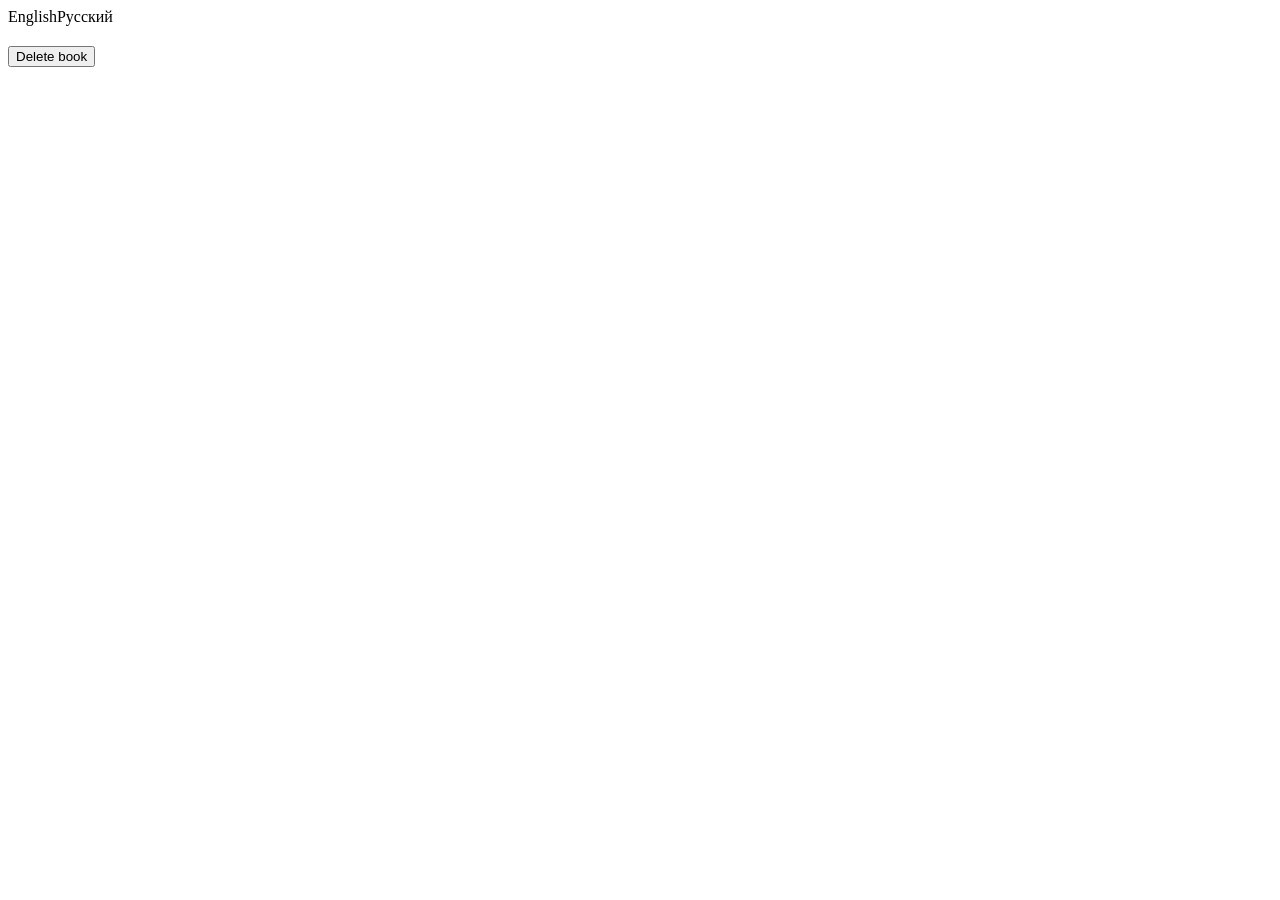
<file: src/main/resources/templates/books/detail.html>
<!DOCTYPE html>
<html xmlns:th="http://www.thymeleaf.org" xmlns:sec="http://www.thymeleaf.org/extras/spring-security" th:lang="${#locale.language}">
<head><meta charset="UTF-8"><meta name="viewport" content="width=device-width, initial-scale=1"><title th:text="${book.title}"></title><link rel="stylesheet" th:href="@{/css/app.css}"></head>
<body><main class="container narrow">
    <header><a class="brand" th:href="@{/books}" th:text="#{book.catalogue}"></a><nav><a th:href="@{/books/{id}(id=${book.id},lang='en')}">English</a><a th:href="@{/books/{id}(id=${book.id},lang='ru')}">Русский</a></nav></header>
    <section class="panel"><h1 th:text="${book.title}"></h1><dl>
        <dt th:text="#{book.author}"></dt><dd th:text="${book.author}"></dd>
        <dt th:text="#{book.year}"></dt><dd th:text="${book.year}"></dd>
        <dt th:text="#{book.genre}"></dt><dd th:text="${book.genre == null ? #messages.msg('genre.UNKNOWN') : #messages.msg('genre.' + book.genre)}"></dd>
        <dt th:text="#{book.available}"></dt><dd th:text="${book.available ? #messages.msg('common.yes') : #messages.msg('common.no')}"></dd>
    </dl>
    <div class="actions">
        <a th:href="@{/books}" th:text="#{form.back}"></a>
        <form sec:authorize="hasRole('ADMIN')" th:action="@{/books/{id}/delete(id=${book.id})}" method="post">
            <button type="submit">Delete book</button>
        </form>
    </div></section>
</main></body></html>
</file>
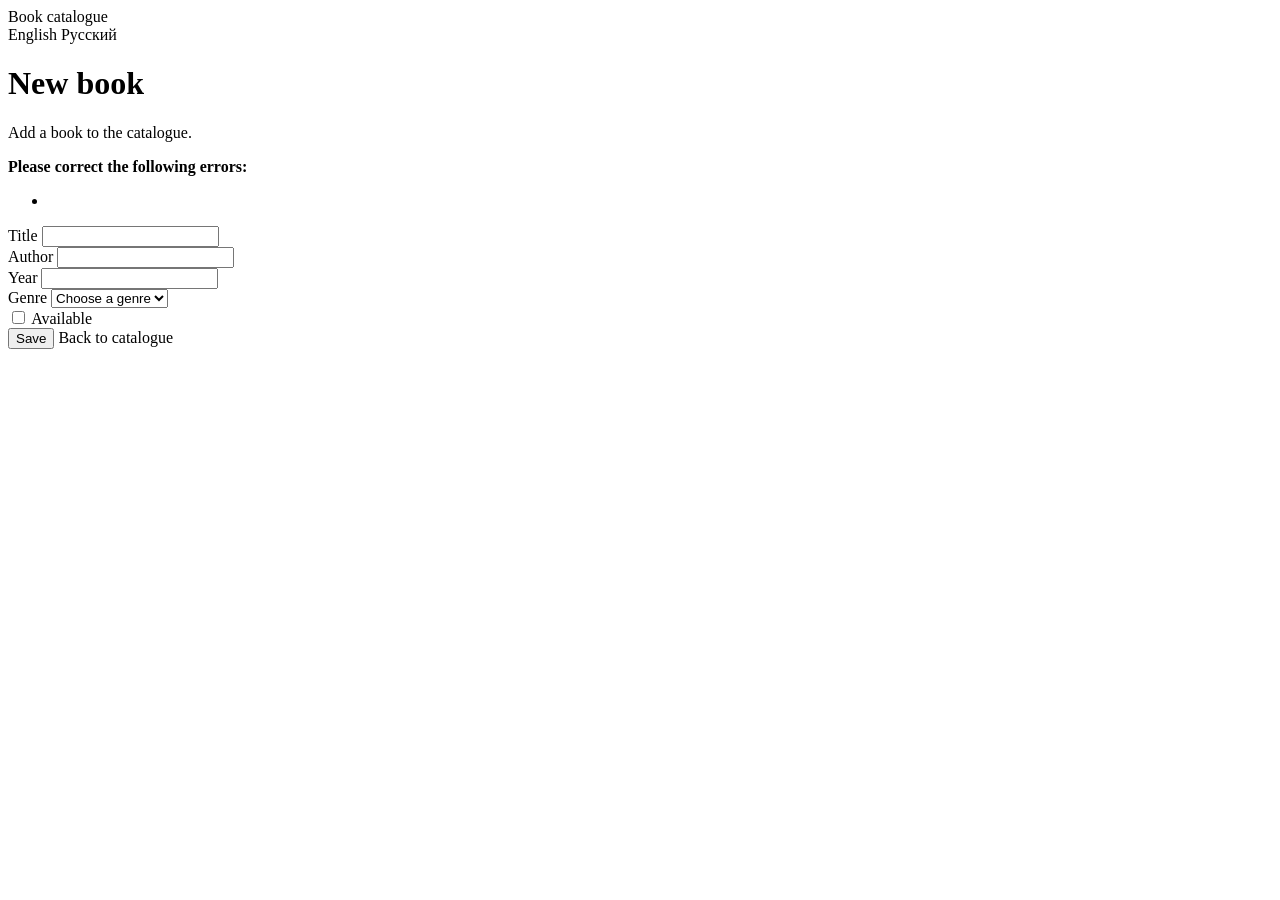
<file: src/main/resources/templates/books/form.html>
<!DOCTYPE html>
<html xmlns:th="http://www.thymeleaf.org" th:lang="${#locale.language}">
<head>
    <meta charset="UTF-8">
    <meta name="viewport" content="width=device-width, initial-scale=1">
    <title th:text="#{book.new}">New book</title>
    <link rel="stylesheet" th:href="@{/css/app.css}">
</head>
<body>
<main class="container narrow">
    <header>
        <a class="brand" th:href="@{/books}" th:text="#{book.catalogue}">Book catalogue</a>
        <nav th:aria-label="#{form.language}">
            <a th:href="@{/books/new(lang='en')}">English</a>
            <a th:href="@{/books/new(lang='ru')}">Русский</a>
        </nav>
    </header>
    <h1 th:text="#{book.new}">New book</h1>
    <p class="intro" th:text="#{form.intro}">Add a book to the catalogue.</p>
    <form class="panel book-form" th:action="@{/books}" th:object="${form}" method="post" novalidate>
        <div class="alert" role="alert" th:if="${#fields.hasAnyErrors()}">
            <strong th:text="#{form.errors}">Please correct the following errors:</strong>
            <ul><li th:each="error : ${#fields.allErrors()}" th:text="${error}"></li></ul>
        </div>
        <div class="field">
            <label for="title" th:text="#{book.title}">Title</label>
            <input type="text" th:field="*{title}" th:errorclass="is-invalid" aria-describedby="title-error">
            <span id="title-error" class="error" th:if="${#fields.hasErrors('title')}" th:errors="*{title}"></span>
        </div>
        <div class="field">
            <label for="author" th:text="#{book.author}">Author</label>
            <input type="text" th:field="*{author}" th:errorclass="is-invalid" aria-describedby="author-error">
            <span id="author-error" class="error" th:if="${#fields.hasErrors('author')}" th:errors="*{author}"></span>
        </div>
        <div class="columns">
            <div class="field">
                <label for="year" th:text="#{book.year}">Year</label>
                <input type="number" th:field="*{year}" th:errorclass="is-invalid" aria-describedby="year-error">
                <span id="year-error" class="error" th:if="${#fields.hasErrors('year')}" th:errors="*{year}"></span>
            </div>
            <div class="field">
                <label for="genre" th:text="#{book.genre}">Genre</label>
                <select th:field="*{genre}" th:errorclass="is-invalid" aria-describedby="genre-error">
                    <option value="" th:text="#{book.genre.choose}">Choose a genre</option>
                    <option th:each="g : ${genres}" th:value="${g}" th:text="#{'genre.' + ${g}}"></option>
                </select>
                <span id="genre-error" class="error" th:if="${#fields.hasErrors('genre')}" th:errors="*{genre}"></span>
            </div>
        </div>
        <label class="checkbox-row">
            <input type="checkbox" th:field="*{available}">
            <span th:text="#{book.available}">Available</span>
        </label>
        <div class="actions">
            <button type="submit" th:text="#{form.submit}">Save</button>
            <a th:href="@{/books}" th:text="#{form.back}">Back to catalogue</a>
        </div>
    </form>
</main>
</body>
</html>
</file>
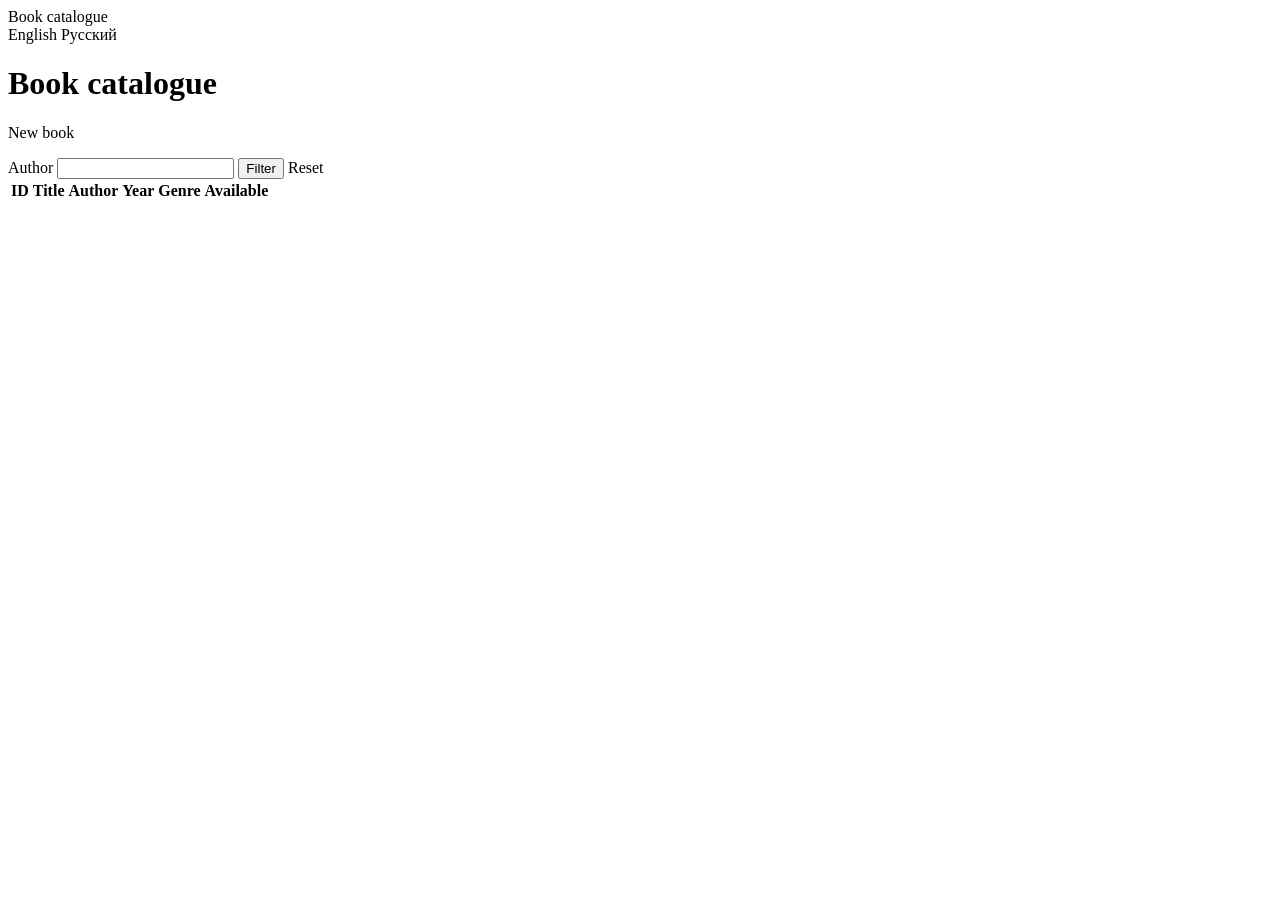
<file: src/main/resources/templates/books/list.html>
<!DOCTYPE html>
<html xmlns:th="http://www.thymeleaf.org" xmlns:sec="http://www.thymeleaf.org/extras/spring-security" th:lang="${#locale.language}">
<head>
    <meta charset="UTF-8">
    <meta name="viewport" content="width=device-width, initial-scale=1">
    <title th:text="#{book.catalogue}">Book catalogue</title>
    <link rel="stylesheet" th:href="@{/css/app.css}">
</head>
<body>
<main class="container">
    <header>
        <span class="brand" th:text="#{book.catalogue}">Book catalogue</span>
        <nav th:aria-label="#{form.language}">
            <a th:href="@{/books(lang='en',author=${author})}">English</a>
            <a th:href="@{/books(lang='ru',author=${author})}">Русский</a>
        </nav>
    </header>
    <div th:replace="~{fragments/session :: account}"></div>
    <div class="heading-row">
        <div><h1 th:text="#{book.catalogue}">Book catalogue</h1><p class="intro" th:text="#{catalogue.intro}"></p></div>
        <a sec:authorize="hasRole('ADMIN')" class="button" th:href="@{/books/new}" th:text="#{book.new}">New book</a>
    </div>
    <p class="flash" role="status" th:if="${message}" th:text="${message}"></p>
    <form class="filter panel" th:action="@{/books}" method="get">
        <label for="filter-author" th:text="#{book.author}">Author</label>
        <input id="filter-author" name="author" th:value="${author}">
        <button th:text="#{catalogue.filter}">Filter</button>
        <a th:href="@{/books}" th:text="#{catalogue.reset}">Reset</a>
    </form>
    <div class="panel table-panel">
        <table>
            <thead><tr><th th:text="#{book.id}">ID</th><th th:text="#{book.title}">Title</th><th th:text="#{book.author}">Author</th><th th:text="#{book.year}">Year</th><th th:text="#{book.genre}">Genre</th><th th:text="#{book.available}">Available</th></tr></thead>
            <tbody>
            <tr th:each="book : ${books}">
                <td th:text="${book.id}"></td>
                <td><a th:href="@{/books/{id}(id=${book.id})}" th:text="${book.title}"></a></td>
                <td th:text="${book.author}"></td><td th:text="${book.year}"></td>
                <td th:text="${book.genre == null ? #messages.msg('genre.UNKNOWN') : #messages.msg('genre.' + book.genre)}"></td>
                <td th:text="${book.available ? #messages.msg('common.yes') : #messages.msg('common.no')}"></td>
            </tr>
            </tbody>
        </table>
        <p class="empty" th:if="${#lists.isEmpty(books)}" th:text="#{catalogue.empty}"></p>
    </div>
</main>
</body>
</html>
</file>
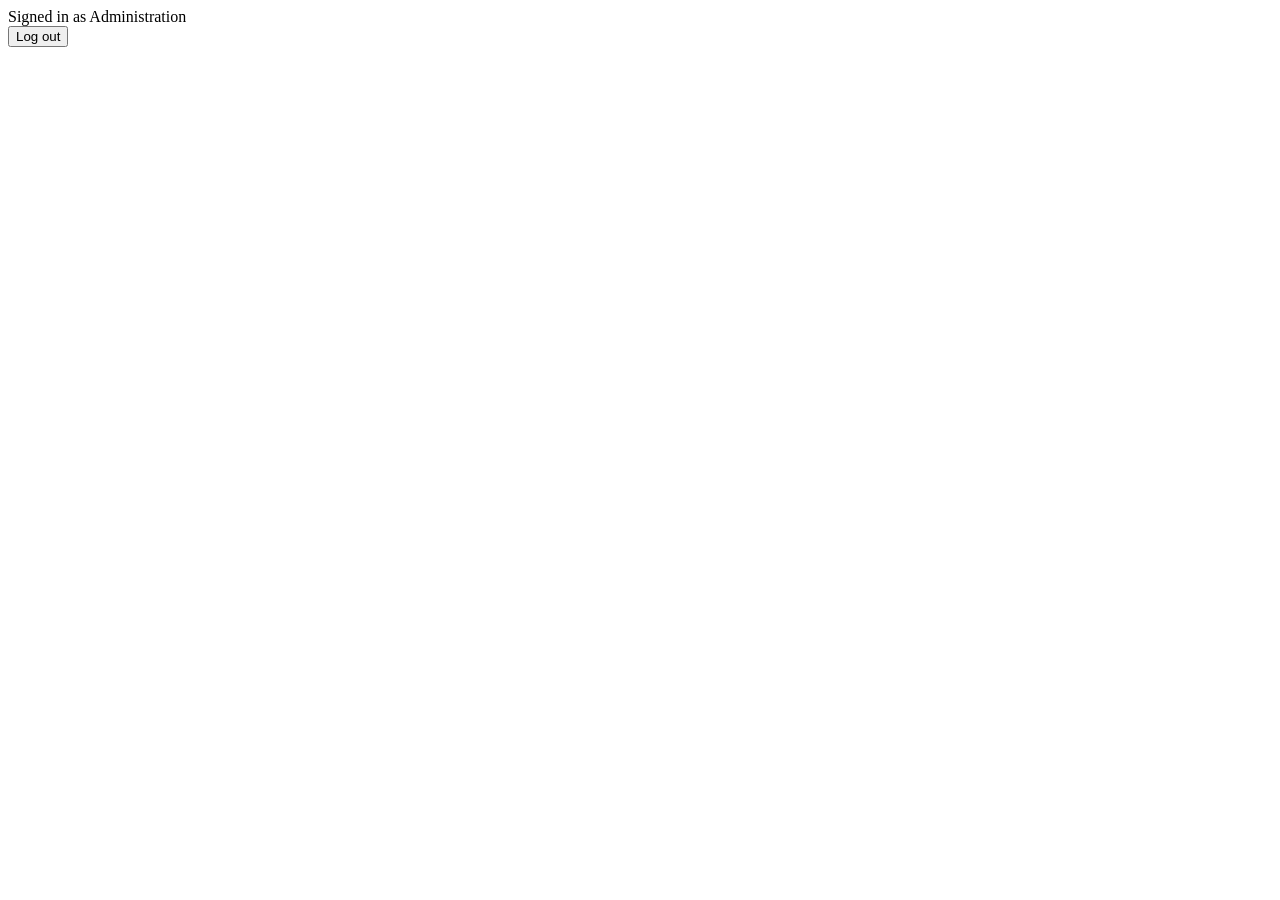
<file: src/main/resources/templates/fragments/session.html>
<!DOCTYPE html>
<html lang="en" xmlns:th="http://www.thymeleaf.org" xmlns:sec="http://www.thymeleaf.org/extras/spring-security">
<body>
<div class="account" th:fragment="account" sec:authorize="isAuthenticated()">
    <span>Signed in as <strong sec:authentication="name"></strong>
        <small sec:authentication="principal.authorities"></small></span>
    <a sec:authorize="hasRole('ADMIN')" th:href="@{/admin}">Administration</a>
    <form th:action="@{/logout}" method="post">
        <button type="submit">Log out</button>
    </form>
</div>
</body>
</html>
</file>
